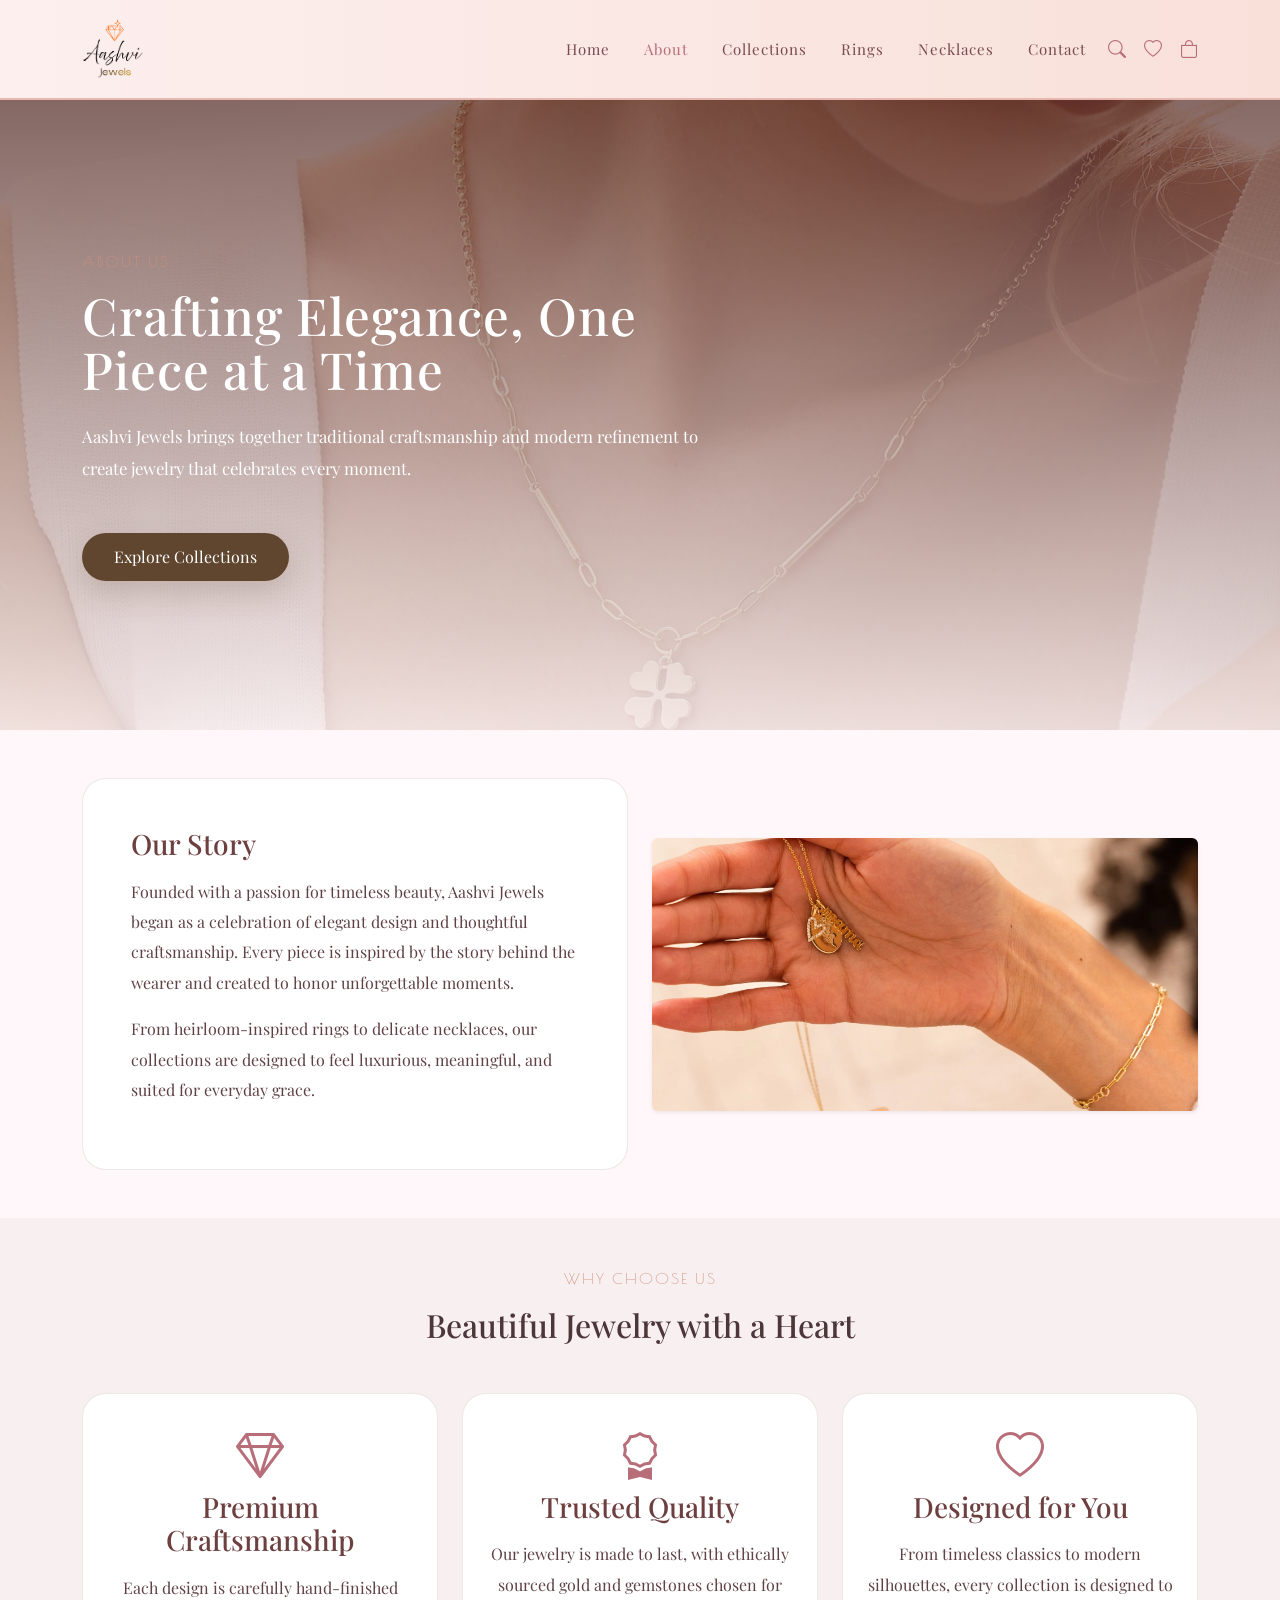
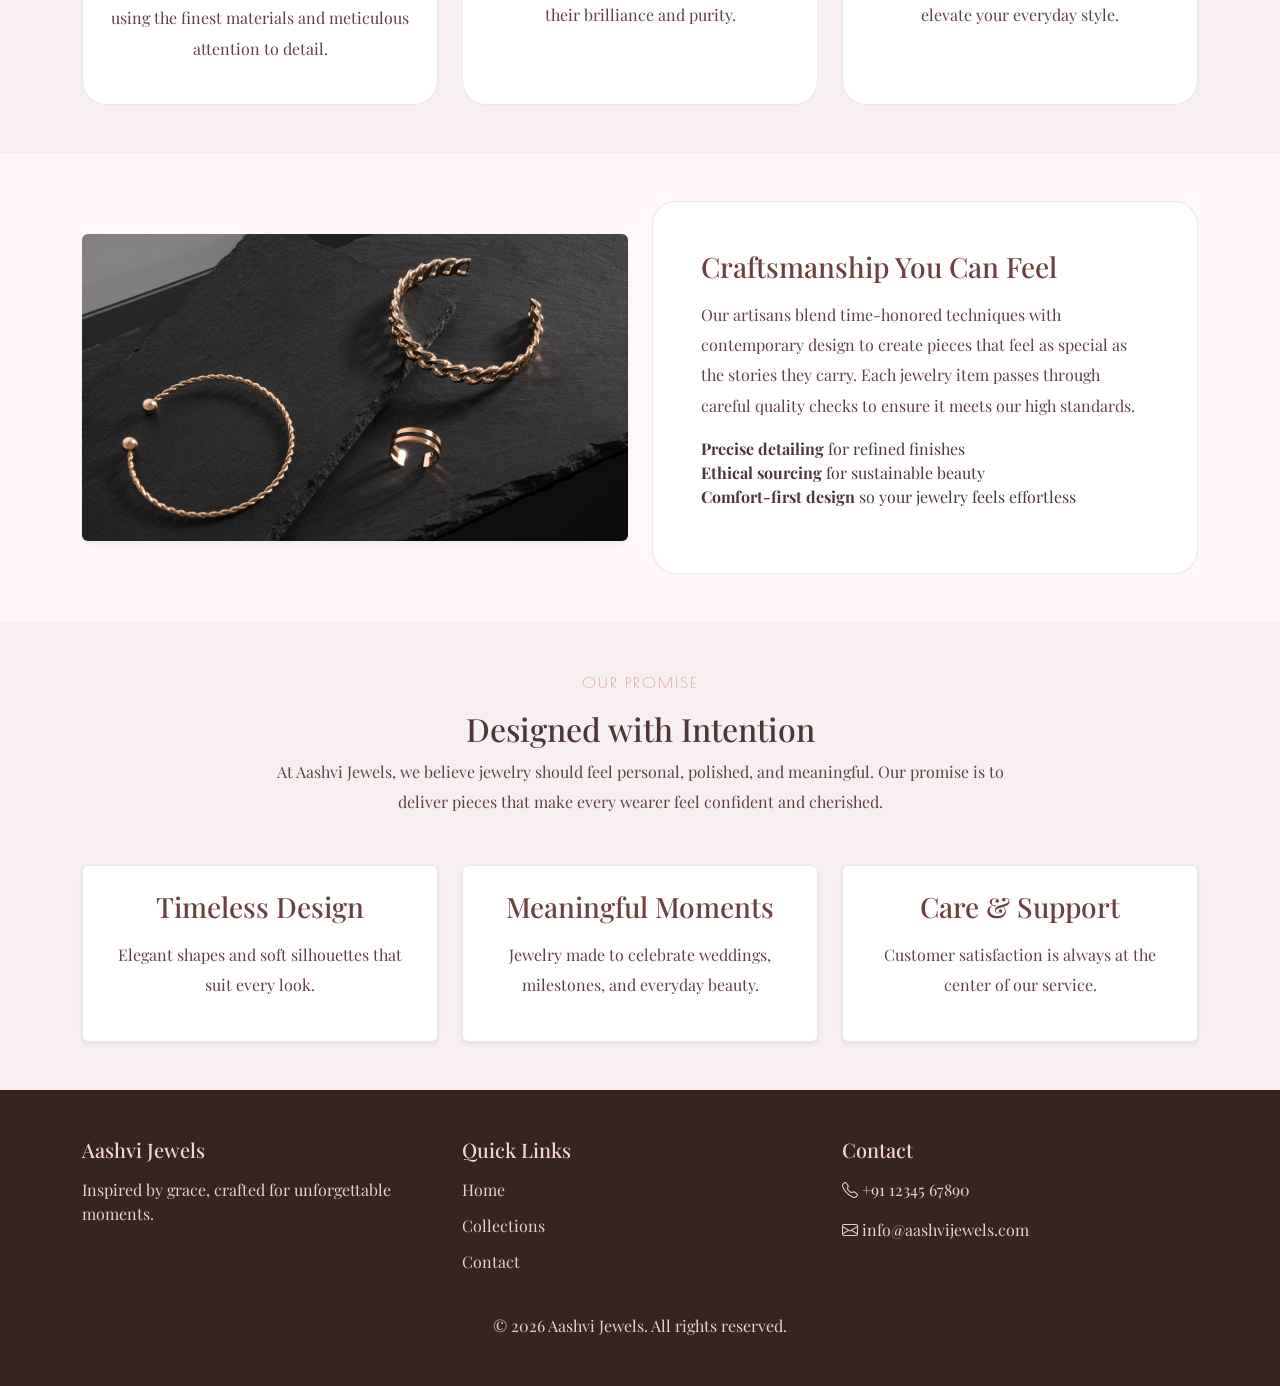
<file: about.html>
<!DOCTYPE html>
<html lang="en">

<head>
  <meta charset="UTF-8">
  <title>About Us | Aashvi Jewels</title>
  <meta name="viewport" content="width=device-width, initial-scale=1">
  <link href="https://cdn.jsdelivr.net/npm/bootstrap@5.3.2/dist/css/bootstrap.min.css" rel="stylesheet">
  <link href="https://cdn.jsdelivr.net/npm/bootstrap-icons/font/bootstrap-icons.css" rel="stylesheet">
  <script src="https://cdn.jsdelivr.net/npm/bootstrap@5.3.2/dist/js/bootstrap.bundle.min.js"></script>
  <link rel="preconnect" href="https://fonts.googleapis.com">
  <link rel="preconnect" href="https://fonts.gstatic.com" crossorigin>
  <link href="https://fonts.googleapis.com/css2?family=Poiret+One&family=Playfair+Display:ital,wght@0,400..900;1,400..900&display=swap" rel="stylesheet">
  <link rel="stylesheet" href="about.css">
</head>

<body class="about-body">
  <nav class="navbar navbar-expand-lg pastel-navbar">
    <div class="container">
      <a class="navbar-brand" href="home.html"><img src="./imageee/logooooooo.png" alt="Jewels Logo" class="img-fluid" style="max-height: 60px;"></a>
      <button class="navbar-toggler" type="button" data-bs-toggle="collapse" data-bs-target="#aboutMenu">
        <span class="navbar-toggler-icon"></span>
      </button>
      <div class="collapse navbar-collapse" id="aboutMenu">
        <ul class="navbar-nav ms-auto align-items-center">
          <li class="nav-item"><a class="nav-link" href="index.html">Home</a></li>
          <li class="nav-item"><a class="nav-link active" href="about.html">About</a></li>
          <li class="nav-item"><a class="nav-link" href="collections.html">Collections</a></li>
          <li class="nav-item"><a class="nav-link" href="rings.html">Rings</a></li>
          <li class="nav-item"><a class="nav-link" href="neck.html">Necklaces</a></li>
          
          <li class="nav-item"><a class="nav-link" href="cont.html">Contact</a></li>

           <li class="nav-item pastel-icons">
            <i class="bi bi-search"></i>
            <i class="bi bi-heart"></i>
            <i class="bi bi-bag"></i>
          </li>
        </ul>
      </div>
    </div>
  </nav>

  <header class="hero-section d-flex align-items-center">
    <div class="container text-white">
      <div class="row align-items-center">
        <div class="col-lg-7">
          <p class="eyebrow">About Us</p>
          <h1 class="hero-title">Crafting Elegance, One Piece at a Time</h1>
          <p class="hero-text">Aashvi Jewels brings together traditional craftsmanship and modern refinement to create jewelry that celebrates every moment.</p>
          <a class="btn shop-btn" href="collections.html">Explore Collections</a>
        </div>
      </div>
    </div>
  </header>

  <main>
    <section class="story-section py-5">
      <div class="container">
        <div class="row align-items-center gy-4">
          <div class="col-lg-6">
            <div class="story-card p-5">
              <h2>Our Story</h2>
              <p>Founded with a passion for timeless beauty, Aashvi Jewels began as a celebration of elegant design and thoughtful craftsmanship. Every piece is inspired by the story behind the wearer and created to honor unforgettable moments.</p>
              <p>From heirloom-inspired rings to delicate necklaces, our collections are designed to feel luxurious, meaningful, and suited for everyday grace.</p>
            </div>
          </div>
          <div class="col-lg-6">
            <img src="./imageee/pic.jpg" alt="Jewelry story image" class="img-fluid rounded shadow-sm">
          </div>
        </div>
      </div>
    </section>

    <section class="values-section py-5 bg-soft">
      <div class="container">
        <div class="text-center mb-5">
          <p class="eyebrow">Why Choose Us</p>
          <h2>Beautiful Jewelry with a Heart</h2>
        </div>
        <div class="row g-4">
          <div class="col-md-4">
            <div class="value-card p-4 text-center h-100">
              <i class="bi bi-gem text-gold icon"></i>
              <h3>Premium Craftsmanship</h3>
              <p>Each design is carefully hand-finished using the finest materials and meticulous attention to detail.</p>
            </div>
          </div>
          <div class="col-md-4">
            <div class="value-card p-4 text-center h-100">
              <i class="bi bi-award text-gold icon"></i>
              <h3>Trusted Quality</h3>
              <p>Our jewelry is made to last, with ethically sourced gold and gemstones chosen for their brilliance and purity.</p>
            </div>
          </div>
          <div class="col-md-4">
            <div class="value-card p-4 text-center h-100">
              <i class="bi bi-heart text-gold icon"></i>
              <h3>Designed for You</h3>
              <p>From timeless classics to modern silhouettes, every collection is designed to elevate your everyday style.</p>
            </div>
          </div>
        </div>
      </div>
    </section>

    <section class="craft-section py-5">
      <div class="container">
        <div class="row align-items-center gy-4">
          <div class="col-lg-6 order-lg-2">
            <div class="craft-card p-5">
              <h2>Craftsmanship You Can Feel</h2>
              <p>Our artisans blend time-honored techniques with contemporary design to create pieces that feel as special as the stories they carry. Each jewelry item passes through careful quality checks to ensure it meets our high standards.</p>
              <ul class="list-unstyled">
                <li><strong>Precise detailing</strong> for refined finishes</li>
                <li><strong>Ethical sourcing</strong> for sustainable beauty</li>
                <li><strong>Comfort-first design</strong> so your jewelry feels effortless</li>
              </ul>
            </div>
          </div>
          <div class="col-lg-6 order-lg-1">
            <img src="./imageee/l-intro-1678746431.jpg" alt="Jewelry craftsmanship" class="img-fluid rounded shadow-sm">
          </div>
        </div>
      </div>
    </section>

    <section class="team-section py-5 bg-soft">
      <div class="container text-center">
        <p class="eyebrow">Our Promise</p>
        <h2>Designed with Intention</h2>
        <p class="section-text mx-auto mb-5">At Aashvi Jewels, we believe jewelry should feel personal, polished, and meaningful. Our promise is to deliver pieces that make every wearer feel confident and cherished.</p>
        <div class="row g-4">
          <div class="col-md-4">
            <div class="feature-card p-4 rounded shadow-sm h-100">
              <h3>Timeless Design</h3>
              <p>Elegant shapes and soft silhouettes that suit every look.</p>
            </div>
          </div>
          <div class="col-md-4">
            <div class="feature-card p-4 rounded shadow-sm h-100">
              <h3>Meaningful Moments</h3>
              <p>Jewelry made to celebrate weddings, milestones, and everyday beauty.</p>
            </div>
          </div>
          <div class="col-md-4">
            <div class="feature-card p-4 rounded shadow-sm h-100">
              <h3>Care & Support</h3>
              <p>Customer satisfaction is always at the center of our service.</p>
            </div>
          </div>
        </div>
      </div>
    </section>
  </main>

  <footer class="footer-section py-5">
    <div class="container">
      <div class="row gy-4">
        <div class="col-md-4">
          <h5>Aashvi Jewels</h5>
          <p>Inspired by grace, crafted for unforgettable moments.</p>
        </div>
        <div class="col-md-4">
          <h5>Quick Links</h5>
          <ul class="list-unstyled footer-links">
            <li><a href="home.html">Home</a></li>
            <li><a href="collections.html">Collections</a></li>
            <li><a href="cont.html">Contact</a></li>
          </ul>
        </div>
        <div class="col-md-4">
          <h5>Contact</h5>
          <p><i class="bi bi-telephone"></i> +91 12345 67890</p>
          <p><i class="bi bi-envelope"></i> info@aashvijewels.com</p>
        </div>
      </div>
      <div class="text-center mt-4">
        <p class="mb-0">&copy; 2026 Aashvi Jewels. All rights reserved.</p>
        
      </div>
    </div>
  </footer>
</body>

</html>
</file>
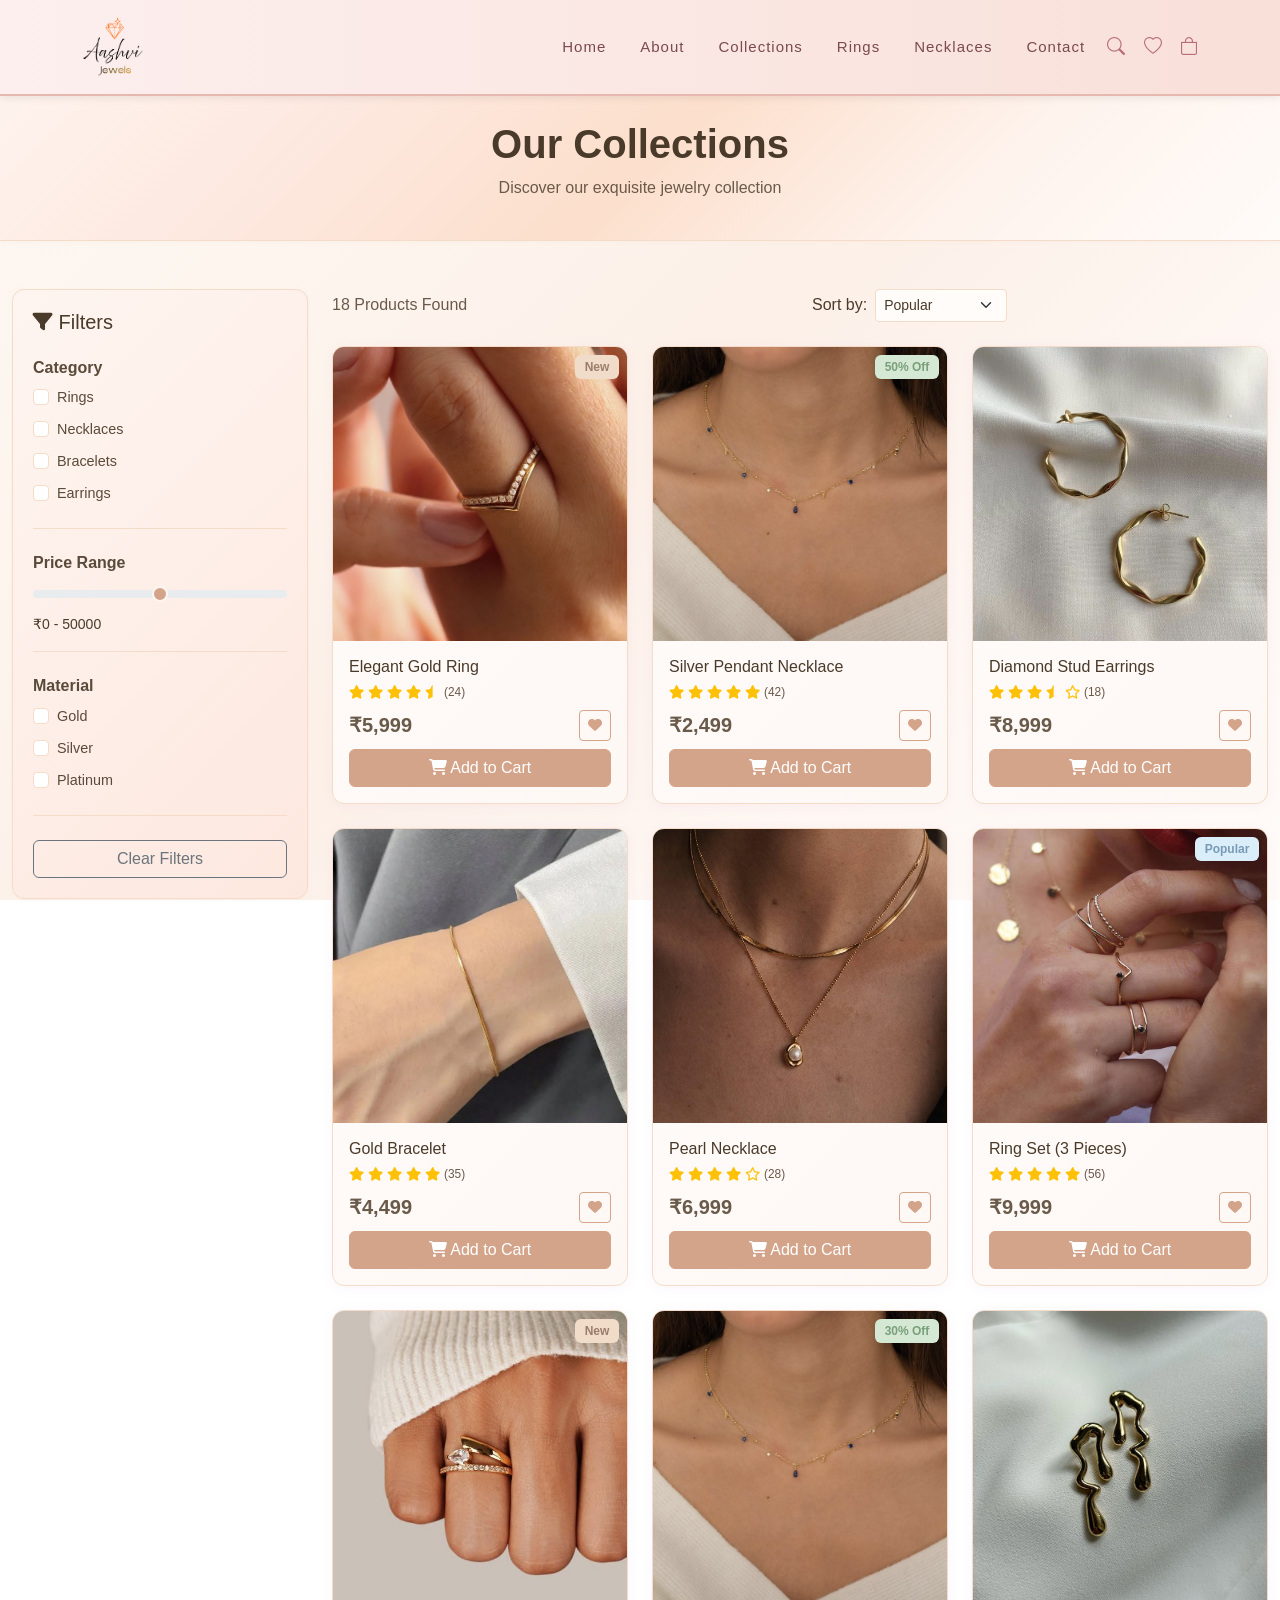
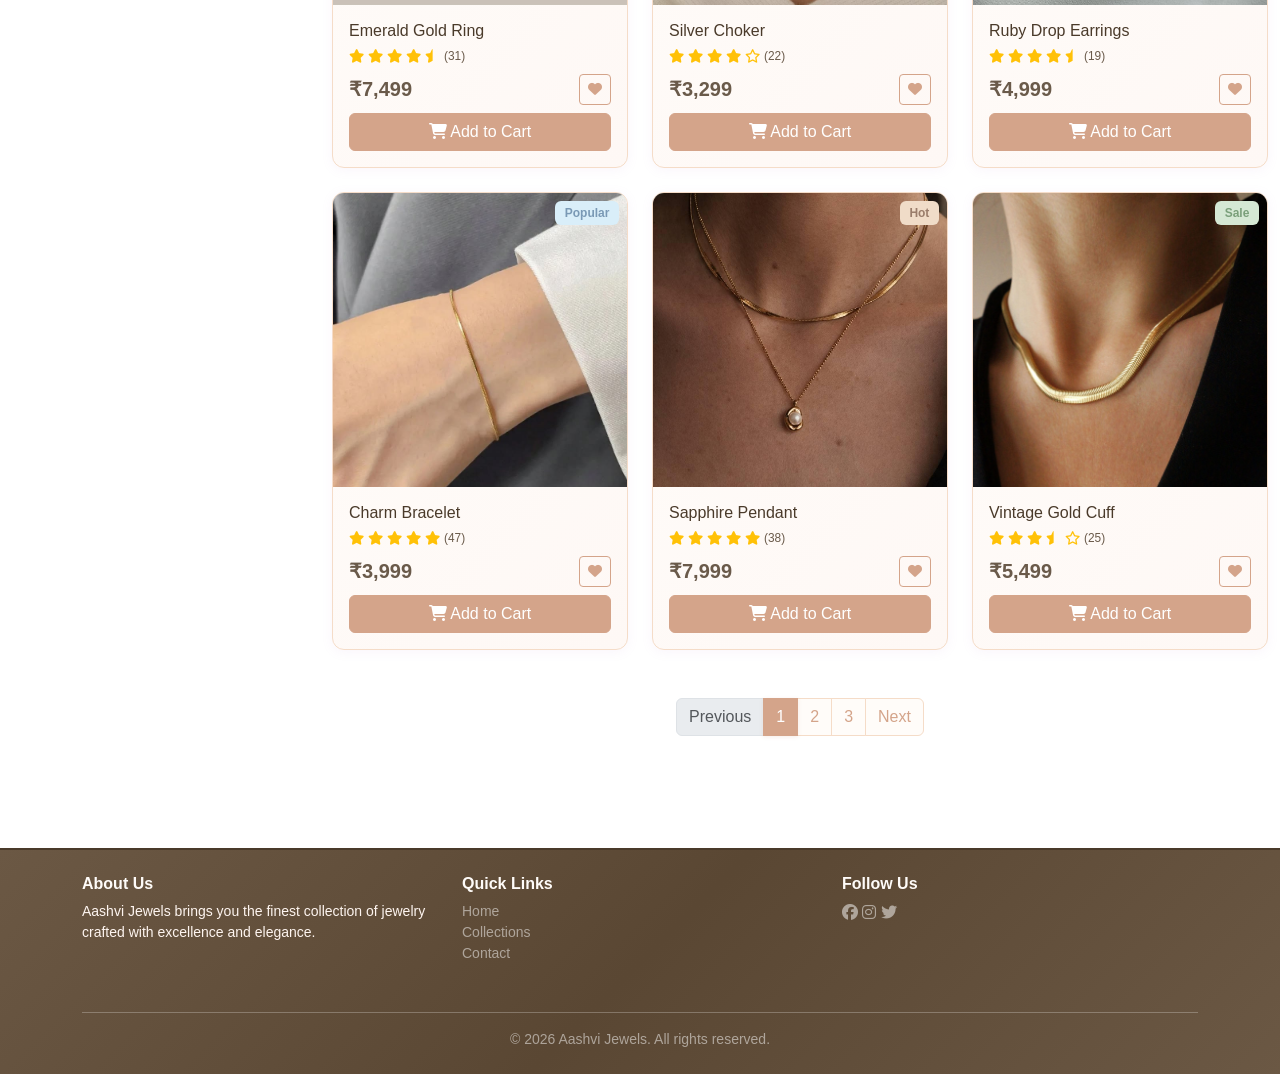
<file: collections.html>
<!DOCTYPE html>
<html lang="en">
<head>
    <meta charset="UTF-8">
    <meta name="viewport" content="width=device-width, initial-scale=1.0">
    <title>Collections - Aashvi Jewels</title>
    
    <!-- Bootstrap CSS -->
    <link href="https://cdnjs.cloudflare.com/ajax/libs/bootstrap/5.3.0/css/bootstrap.min.css" rel="stylesheet">
    <!-- Bootstrap Icons -->
    <link href="https://cdn.jsdelivr.net/npm/bootstrap-icons/font/bootstrap-icons.css" rel="stylesheet">
    <!-- Font Awesome -->
    <link href="https://cdnjs.cloudflare.com/ajax/libs/font-awesome/6.4.0/css/all.min.css" rel="stylesheet">
    <!-- Custom CSS -->
    <link rel="stylesheet" href="home.css">
    <link rel="stylesheet" href="collections.css">
</head>
<body>
    <!-- Navigation -->
    <nav class="navbar navbar-expand-lg pastel-navbar">
        <div class="container">
            <a class="navbar-brand" href="home.html"><img src="./imageee/logooooooo.png" alt="Jewels Logo" class="img-fluid" style="max-height: 60px;"></a>
            <button class="navbar-toggler" type="button" data-bs-toggle="collapse" data-bs-target="#pastelMenu">
                <span class="navbar-toggler-icon"></span>
            </button>
            <div class="collapse navbar-collapse" id="pastelMenu">
                <ul class="navbar-nav ms-auto align-items-center">
                    <li class="nav-item"><a class="nav-link" href="index.html">Home</a></li>
                    <li class="nav-item"><a class="nav-link" href="about.html">About</a></li>
                    <li class="nav-item"><a class="nav-link active" href="collections.html">Collections</a></li>
                    <li class="nav-item"><a class="nav-link" href="rings.html">Rings</a></li>
                    <li class="nav-item"><a class="nav-link" href="neck.html">Necklaces</a></li>
                    <li class="nav-item"><a class="nav-link" href="cont.html">Contact</a></li>
                    <li class="nav-item pastel-icons">
                        <i class="bi bi-search"></i>
                        <i class="bi bi-heart"></i>
                        <i class="bi bi-bag"></i>
                    </li>
                </ul>
            </div>
        </div>
    </nav>

   

    <!-- Header Section -->
    <div class="collections-header py-4">
        <div class="container">
            <h1 class="mb-2 text-center">Our Collections</h1>
            <p class="text-muted text-center">Discover our exquisite jewelry collection</p>
        </div>
    </div>

    <!-- Main Content -->
    <div class="container-fluid py-5">
        <div class="row">
            <!-- Sidebar Filters -->
            <div class="col-lg-3 mb-4">
                <div class="filter-section">
                    <h5 class="mb-4">
                        <i class="fas fa-filter"></i> Filters
                        <button class="btn btn-sm btn-link ms-2 d-lg-none" id="closeFilters">×</button>
                    </h5>

                    <!-- Category Filter -->
                    <div class="filter-group mb-4">
                        <h6 class="fw-bold">Category</h6>
                        <div class="form-check">
                            <input class="form-check-input" type="checkbox" id="cat1" value="rings">
                            <label class="form-check-label" for="cat1">Rings</label>
                        </div>
                        <div class="form-check">
                            <input class="form-check-input" type="checkbox" id="cat2" value="necklaces">
                            <label class="form-check-label" for="cat2">Necklaces</label>
                        </div>
                        <div class="form-check">
                            <input class="form-check-input" type="checkbox" id="cat3" value="bracelets">
                            <label class="form-check-label" for="cat3">Bracelets</label>
                        </div>
                        <div class="form-check">
                            <input class="form-check-input" type="checkbox" id="cat4" value="earrings">
                            <label class="form-check-label" for="cat4">Earrings</label>
                        </div>
                    </div>

                    <!-- Price Filter -->
                    <div class="filter-group mb-4">
                        <h6 class="fw-bold">Price Range</h6>
                        <input type="range" class="form-range" id="priceRange" min="0" max="50000" step="1000">
                        <div class="mt-2">
                            <small>₹0 - <span id="priceValue">50000</span></small>
                        </div>
                    </div>

                    <!-- Material Filter -->
                    <div class="filter-group mb-4">
                        <h6 class="fw-bold">Material</h6>
                        <div class="form-check">
                            <input class="form-check-input" type="checkbox" id="mat1" value="gold">
                            <label class="form-check-label" for="mat1">Gold</label>
                        </div>
                        <div class="form-check">
                            <input class="form-check-input" type="checkbox" id="mat2" value="silver">
                            <label class="form-check-label" for="mat2">Silver</label>
                        </div>
                        <div class="form-check">
                            <input class="form-check-input" type="checkbox" id="mat3" value="platinum">
                            <label class="form-check-label" for="mat3">Platinum</label>
                        </div>
                    </div>

                    <!-- Clear Filters -->
                    <button class="btn btn-outline-secondary w-100">Clear Filters</button>
                </div>
            </div>

            <!-- Products Section -->
            <div class="col-lg-9">
                <!-- Top Bar -->
                <div class="row mb-4 align-items-center">
                    <div class="col-md-6">
                        <p class="text-muted mb-0"><span id="productCount">18</span> Products Found</p>
                    </div>
                    <div class="col-md-6">
                        <div class="d-flex align-items-center gap-2">
                            <label class="form-label mb-0">Sort by:</label>
                            <select class="form-select form-select-sm w-auto">
                                <option>Popular</option>
                                <option>Newest</option>
                                <option>Price: Low to High</option>
                                <option>Price: High to Low</option>
                            </select>
                        </div>
                    </div>
                </div>

                <!-- Products Grid -->
                <div class="row g-4" id="productsGrid">
                    <!-- Product Card 1 -->
                    <div class="col-sm-6 col-lg-4">
                        <div class="product-card">
                            <div class="product-image-wrapper">
                                <img src="./imageee/add.jpg" alt="Gold Ring" class="img-fluid">
                                <div class="product-overlay">
                                    <button class="btn btn-light btn-sm"><i class="fas fa-eye"></i> Quick View</button>
                                </div>
                                <span class="badge bg-danger position-absolute top-0 end-0 m-2">New</span>
                            </div>
                            <div class="product-info p-3">
                                <h6 class="product-title">Elegant Gold Ring</h6>
                                <div class="rating mb-2">
                                    <i class="fas fa-star text-warning"></i>
                                    <i class="fas fa-star text-warning"></i>
                                    <i class="fas fa-star text-warning"></i>
                                    <i class="fas fa-star text-warning"></i>
                                    <i class="fas fa-star-half text-warning"></i>
                                    <small class="text-muted">(24)</small>
                                </div>
                                <div class="d-flex justify-content-between align-items-center">
                                    <h5 class="price mb-0">₹5,999</h5>
                                    <button class="btn btn-sm btn-outline-danger"><i class="fas fa-heart"></i></button>
                                </div>
                                <button class="btn btn-danger w-100 mt-2"><i class="fas fa-shopping-cart"></i> Add to Cart</button>
                            </div>
                        </div>
                    </div>

                    <!-- Product Card 2 -->
                    <div class="col-sm-6 col-lg-4">
                        <div class="product-card">
                            <div class="product-image-wrapper">
                                <img src="./imageee/img666.jpg" alt="Silver Necklace" class="img-fluid">
                                <div class="product-overlay">
                                    <button class="btn btn-light btn-sm"><i class="fas fa-eye"></i> Quick View</button>
                                </div>
                                <span class="badge bg-success position-absolute top-0 end-0 m-2">50% Off</span>
                            </div>
                            <div class="product-info p-3">
                                <h6 class="product-title">Silver Pendant Necklace</h6>
                                <div class="rating mb-2">
                                    <i class="fas fa-star text-warning"></i>
                                    <i class="fas fa-star text-warning"></i>
                                    <i class="fas fa-star text-warning"></i>
                                    <i class="fas fa-star text-warning"></i>
                                    <i class="fas fa-star text-warning"></i>
                                    <small class="text-muted">(42)</small>
                                </div>
                                <div class="d-flex justify-content-between align-items-center">
                                    <h5 class="price mb-0">₹2,499</h5>
                                    <button class="btn btn-sm btn-outline-danger"><i class="fas fa-heart"></i></button>
                                </div>
                                <button class="btn btn-danger w-100 mt-2"><i class="fas fa-shopping-cart"></i> Add to Cart</button>
                            </div>
                        </div>
                    </div>

                    <!-- Product Card 3 -->
                    <div class="col-sm-6 col-lg-4">
                        <div class="product-card">
                            <div class="product-image-wrapper">
                                <img src="./imageee/stud earring.jpg" alt="Diamond Earrings" class="img-fluid">
                                <div class="product-overlay">
                                    <button class="btn btn-light btn-sm"><i class="fas fa-eye"></i> Quick View</button>
                                </div>
                            </div>
                            <div class="product-info p-3">
                                <h6 class="product-title">Diamond Stud Earrings</h6>
                                <div class="rating mb-2">
                                    <i class="fas fa-star text-warning"></i>
                                    <i class="fas fa-star text-warning"></i>
                                    <i class="fas fa-star text-warning"></i>
                                    <i class="fas fa-star-half text-warning"></i>
                                    <i class="far fa-star text-warning"></i>
                                    <small class="text-muted">(18)</small>
                                </div>
                                <div class="d-flex justify-content-between align-items-center">
                                    <h5 class="price mb-0">₹8,999</h5>
                                    <button class="btn btn-sm btn-outline-danger"><i class="fas fa-heart"></i></button>
                                </div>
                                <button class="btn btn-danger w-100 mt-2"><i class="fas fa-shopping-cart"></i> Add to Cart</button>
                            </div>
                        </div>
                    </div>

                    <!-- More product cards can be added here -->
                    <!-- Duplicate for demonstration (6 total products) -->
                    <div class="col-sm-6 col-lg-4">
                        <div class="product-card">
                            <div class="product-image-wrapper">
                                <img src="./imageee/img444.jpg" alt="Bracelet" class="img-fluid">
                                <div class="product-overlay">
                                    <button class="btn btn-light btn-sm"><i class="fas fa-eye"></i> Quick View</button>
                                </div>
                            </div>
                            <div class="product-info p-3">
                                <h6 class="product-title">Gold Bracelet</h6>
                                <div class="rating mb-2">
                                    <i class="fas fa-star text-warning"></i>
                                    <i class="fas fa-star text-warning"></i>
                                    <i class="fas fa-star text-warning"></i>
                                    <i class="fas fa-star text-warning"></i>
                                    <i class="fas fa-star text-warning"></i>
                                    <small class="text-muted">(35)</small>
                                </div>
                                <div class="d-flex justify-content-between align-items-center">
                                    <h5 class="price mb-0">₹4,499</h5>
                                    <button class="btn btn-sm btn-outline-danger"><i class="fas fa-heart"></i></button>
                                </div>
                                <button class="btn btn-danger w-100 mt-2"><i class="fas fa-shopping-cart"></i> Add to Cart</button>
                            </div>
                        </div>
                    </div>

                    <div class="col-sm-6 col-lg-4">
                        <div class="product-card">
                            <div class="product-image-wrapper">
                                <img src="./imageee/img222.jpg" alt="Pearl Necklace" class="img-fluid">
                                <div class="product-overlay">
                                    <button class="btn btn-light btn-sm"><i class="fas fa-eye"></i> Quick View</button>
                                </div>
                            </div>
                            <div class="product-info p-3">
                                <h6 class="product-title">Pearl Necklace</h6>
                                <div class="rating mb-2">
                                    <i class="fas fa-star text-warning"></i>
                                    <i class="fas fa-star text-warning"></i>
                                    <i class="fas fa-star text-warning"></i>
                                    <i class="fas fa-star text-warning"></i>
                                    <i class="far fa-star text-warning"></i>
                                    <small class="text-muted">(28)</small>
                                </div>
                                <div class="d-flex justify-content-between align-items-center">
                                    <h5 class="price mb-0">₹6,999</h5>
                                    <button class="btn btn-sm btn-outline-danger"><i class="fas fa-heart"></i></button>
                                </div>
                                <button class="btn btn-danger w-100 mt-2"><i class="fas fa-shopping-cart"></i> Add to Cart</button>
                            </div>
                        </div>
                    </div>

                    <div class="col-sm-6 col-lg-4">
                        <div class="product-card">
                            <div class="product-image-wrapper">
                                <img src="./imageee/ring 3piece set.webp" alt="Rings Set" class="img-fluid">
                                <div class="product-overlay">
                                    <button class="btn btn-light btn-sm"><i class="fas fa-eye"></i> Quick View</button>
                                </div>
                                <span class="badge bg-info position-absolute top-0 end-0 m-2">Popular</span>
                            </div>
                            <div class="product-info p-3">
                                <h6 class="product-title">Ring Set (3 Pieces)</h6>
                                <div class="rating mb-2">
                                    <i class="fas fa-star text-warning"></i>
                                    <i class="fas fa-star text-warning"></i>
                                    <i class="fas fa-star text-warning"></i>
                                    <i class="fas fa-star text-warning"></i>
                                    <i class="fas fa-star text-warning"></i>
                                    <small class="text-muted">(56)</small>
                                </div>
                                <div class="d-flex justify-content-between align-items-center">
                                    <h5 class="price mb-0">₹9,999</h5>
                                    <button class="btn btn-sm btn-outline-danger"><i class="fas fa-heart"></i></button>
                                </div>
                                <button class="btn btn-danger w-100 mt-2"><i class="fas fa-shopping-cart"></i> Add to Cart</button>
                            </div>
                        </div>
                    </div>

                    <!-- Product Card 7 -->
                    <div class="col-sm-6 col-lg-4">
                        <div class="product-card">
                            <div class="product-image-wrapper">
                                <img src="./imageee/emarled g.jpg" alt="Emerald Ring" class="img-fluid">
                                <div class="product-overlay">
                                    <button class="btn btn-light btn-sm"><i class="fas fa-eye"></i> Quick View</button>
                                </div>
                                <span class="badge bg-danger position-absolute top-0 end-0 m-2">New</span>
                            </div>
                            <div class="product-info p-3">
                                <h6 class="product-title">Emerald Gold Ring</h6>
                                <div class="rating mb-2">
                                    <i class="fas fa-star text-warning"></i>
                                    <i class="fas fa-star text-warning"></i>
                                    <i class="fas fa-star text-warning"></i>
                                    <i class="fas fa-star text-warning"></i>
                                    <i class="fas fa-star-half text-warning"></i>
                                    <small class="text-muted">(31)</small>
                                </div>
                                <div class="d-flex justify-content-between align-items-center">
                                    <h5 class="price mb-0">₹7,499</h5>
                                    <button class="btn btn-sm btn-outline-danger"><i class="fas fa-heart"></i></button>
                                </div>
                                <button class="btn btn-danger w-100 mt-2"><i class="fas fa-shopping-cart"></i> Add to Cart</button>
                            </div>
                        </div>
                    </div>

                    <!-- Product Card 8 -->
                    <div class="col-sm-6 col-lg-4">
                        <div class="product-card">
                            <div class="product-image-wrapper">
                                <img src="./imageee/img666.jpg" alt="Choker Necklace" class="img-fluid">
                                <div class="product-overlay">
                                    <button class="btn btn-light btn-sm"><i class="fas fa-eye"></i> Quick View</button>
                                </div>
                                <span class="badge bg-success position-absolute top-0 end-0 m-2">30% Off</span>
                            </div>
                            <div class="product-info p-3">
                                <h6 class="product-title">Silver Choker</h6>
                                <div class="rating mb-2">
                                    <i class="fas fa-star text-warning"></i>
                                    <i class="fas fa-star text-warning"></i>
                                    <i class="fas fa-star text-warning"></i>
                                    <i class="fas fa-star text-warning"></i>
                                    <i class="far fa-star text-warning"></i>
                                    <small class="text-muted">(22)</small>
                                </div>
                                <div class="d-flex justify-content-between align-items-center">
                                    <h5 class="price mb-0">₹3,299</h5>
                                    <button class="btn btn-sm btn-outline-danger"><i class="fas fa-heart"></i></button>
                                </div>
                                <button class="btn btn-danger w-100 mt-2"><i class="fas fa-shopping-cart"></i> Add to Cart</button>
                            </div>
                        </div>
                    </div>

                    <!-- Product Card 9 -->
                    <div class="col-sm-6 col-lg-4">
                        <div class="product-card">
                            <div class="product-image-wrapper">
                                <img src="./imageee/ruby drop.jpg" alt="Ruby Drops" class="img-fluid">
                                <div class="product-overlay">
                                    <button class="btn btn-light btn-sm"><i class="fas fa-eye"></i> Quick View</button>
                                </div>
                            </div>
                            <div class="product-info p-3">
                                <h6 class="product-title">Ruby Drop Earrings</h6>
                                <div class="rating mb-2">
                                    <i class="fas fa-star text-warning"></i>
                                    <i class="fas fa-star text-warning"></i>
                                    <i class="fas fa-star text-warning"></i>
                                    <i class="fas fa-star text-warning"></i>
                                    <i class="fas fa-star-half text-warning"></i>
                                    <small class="text-muted">(19)</small>
                                </div>
                                <div class="d-flex justify-content-between align-items-center">
                                    <h5 class="price mb-0">₹4,999</h5>
                                    <button class="btn btn-sm btn-outline-danger"><i class="fas fa-heart"></i></button>
                                </div>
                                <button class="btn btn-danger w-100 mt-2"><i class="fas fa-shopping-cart"></i> Add to Cart</button>
                            </div>
                        </div>
                    </div>

                    <!-- Product Card 10 -->
                    <div class="col-sm-6 col-lg-4">
                        <div class="product-card">
                            <div class="product-image-wrapper">
                                <img src="./imageee/img444.jpg" alt="Charm Bracelet" class="img-fluid">
                                <div class="product-overlay">
                                    <button class="btn btn-light btn-sm"><i class="fas fa-eye"></i> Quick View</button>
                                </div>
                                <span class="badge bg-info position-absolute top-0 end-0 m-2">Popular</span>
                            </div>
                            <div class="product-info p-3">
                                <h6 class="product-title">Charm Bracelet</h6>
                                <div class="rating mb-2">
                                    <i class="fas fa-star text-warning"></i>
                                    <i class="fas fa-star text-warning"></i>
                                    <i class="fas fa-star text-warning"></i>
                                    <i class="fas fa-star text-warning"></i>
                                    <i class="fas fa-star text-warning"></i>
                                    <small class="text-muted">(47)</small>
                                </div>
                                <div class="d-flex justify-content-between align-items-center">
                                    <h5 class="price mb-0">₹3,999</h5>
                                    <button class="btn btn-sm btn-outline-danger"><i class="fas fa-heart"></i></button>
                                </div>
                                <button class="btn btn-danger w-100 mt-2"><i class="fas fa-shopping-cart"></i> Add to Cart</button>
                            </div>
                        </div>
                    </div>

                    <!-- Product Card 11 -->
                    <div class="col-sm-6 col-lg-4">
                        <div class="product-card">
                            <div class="product-image-wrapper">
                                <img src="./imageee/img222.jpg" alt="Sapphire Pendant" class="img-fluid">
                                <div class="product-overlay">
                                    <button class="btn btn-light btn-sm"><i class="fas fa-eye"></i> Quick View</button>
                                </div>
                                <span class="badge bg-danger position-absolute top-0 end-0 m-2">Hot</span>
                            </div>
                            <div class="product-info p-3">
                                <h6 class="product-title">Sapphire Pendant</h6>
                                <div class="rating mb-2">
                                    <i class="fas fa-star text-warning"></i>
                                    <i class="fas fa-star text-warning"></i>
                                    <i class="fas fa-star text-warning"></i>
                                    <i class="fas fa-star text-warning"></i>
                                    <i class="fas fa-star text-warning"></i>
                                    <small class="text-muted">(38)</small>
                                </div>
                                <div class="d-flex justify-content-between align-items-center">
                                    <h5 class="price mb-0">₹7,999</h5>
                                    <button class="btn btn-sm btn-outline-danger"><i class="fas fa-heart"></i></button>
                                </div>
                                <button class="btn btn-danger w-100 mt-2"><i class="fas fa-shopping-cart"></i> Add to Cart</button>
                            </div>
                        </div>
                    </div>

                    <!-- Product Card 12 -->
                    <div class="col-sm-6 col-lg-4">
                        <div class="product-card">
                            <div class="product-image-wrapper">
                                <img src="./imageee/vintage golf.jpg" alt="Vintage Cuff" class="img-fluid">
                                <div class="product-overlay">
                                    <button class="btn btn-light btn-sm"><i class="fas fa-eye"></i> Quick View</button>
                                </div>
                                <span class="badge bg-success position-absolute top-0 end-0 m-2">Sale</span>
                            </div>
                            <div class="product-info p-3">
                                <h6 class="product-title">Vintage Gold Cuff</h6>
                                <div class="rating mb-2">
                                    <i class="fas fa-star text-warning"></i>
                                    <i class="fas fa-star text-warning"></i>
                                    <i class="fas fa-star text-warning"></i>
                                    <i class="fas fa-star-half text-warning"></i>
                                    <i class="far fa-star text-warning"></i>
                                    <small class="text-muted">(25)</small>
                                </div>
                                <div class="d-flex justify-content-between align-items-center">
                                    <h5 class="price mb-0">₹5,499</h5>
                                    <button class="btn btn-sm btn-outline-danger"><i class="fas fa-heart"></i></button>
                                </div>
                                <button class="btn btn-danger w-100 mt-2"><i class="fas fa-shopping-cart"></i> Add to Cart</button>
                            </div>
                        </div>
                    </div>
                </div>

                <!-- Pagination -->
                <nav aria-label="Page navigation" class="mt-5">
                    <ul class="pagination justify-content-center">
                        <li class="page-item disabled"><a class="page-link" href="#">Previous</a></li>
                        <li class="page-item active"><a class="page-link" href="#">1</a></li>
                        <li class="page-item"><a class="page-link" href="#">2</a></li>
                        <li class="page-item"><a class="page-link" href="#">3</a></li>
                        <li class="page-item"><a class="page-link" href="#">Next</a></li>
                    </ul>
                </nav>
            </div>
        </div>
    </div>

    <!-- Footer -->
    <footer class="bg-dark text-white py-4 mt-5">
        <div class="container">
            <div class="row">
                <div class="col-md-4 mb-3">
                    <h6>About Us</h6>
                    <p class="small">Aashvi Jewels brings you the finest collection of jewelry crafted with excellence and elegance.</p>
                </div>
                <div class="col-md-4 mb-3">
                    <h6>Quick Links</h6>
                    <ul class="list-unstyled small">
                        <li><a href="#" class="text-white-50">Home</a></li>
                        <li><a href="#" class="text-white-50">Collections</a></li>
                        <li><a href="#" class="text-white-50">Contact</a></li>
                    </ul>
                </div>
                <div class="col-md-4 mb-3">
                    <h6>Follow Us</h6>
                    <div class="gap-2">
                        <a href="#" class="text-white-50"><i class="fab fa-facebook"></i></a>
                        <a href="#" class="text-white-50"><i class="fab fa-instagram"></i></a>
                        <a href="#" class="text-white-50"><i class="fab fa-twitter"></i></a>
                    </div>
                </div>
            </div>
            <hr>
            <p class="text-center small text-white-50 mb-0">&copy; 2026 Aashvi Jewels. All rights reserved.</p>
            
        </div>
    </footer>

    <!-- Bootstrap JS -->
    <script src="https://cdnjs.cloudflare.com/ajax/libs/bootstrap/5.3.0/js/bootstrap.bundle.min.js"></script>
    
    <!-- Custom Script -->
    <script>
        // Price range filter
        document.getElementById('priceRange').addEventListener('input', function() {
            document.getElementById('priceValue').textContent = this.value;
        });

        // Mobile filter toggle
        document.getElementById('closeFilters').addEventListener('click', function() {
            document.querySelector('.filter-section').classList.remove('show');
        });

        // Add to cart
        document.querySelectorAll('.btn-danger').forEach(btn => {
            btn.addEventListener('click', function() {
                alert('Added to cart!');
            });
        });

        // Wishlist toggle
        document.querySelectorAll('.btn-outline-danger').forEach(btn => {
            btn.addEventListener('click', function() {
                this.classList.toggle('btn-danger');
                this.classList.toggle('btn-outline-danger');
            });
        });
    </script>
</body>
</html>
</file>
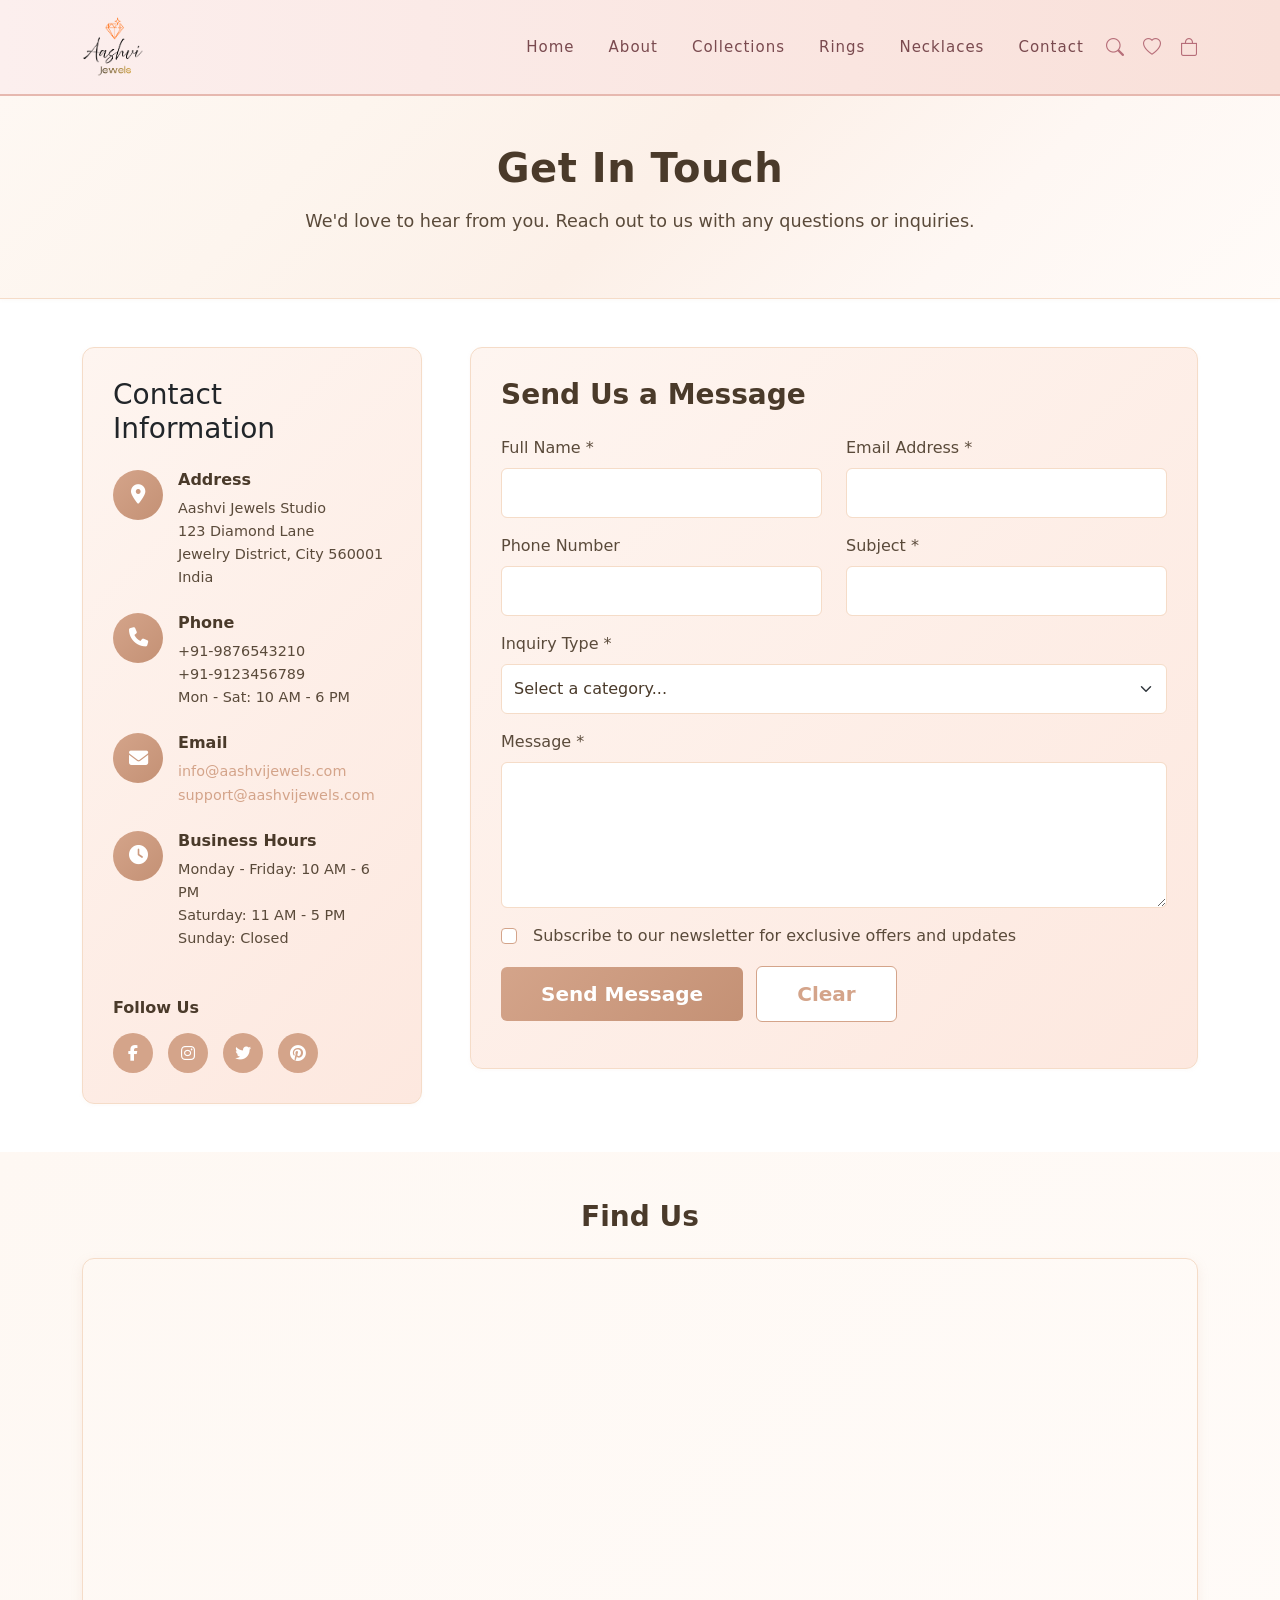
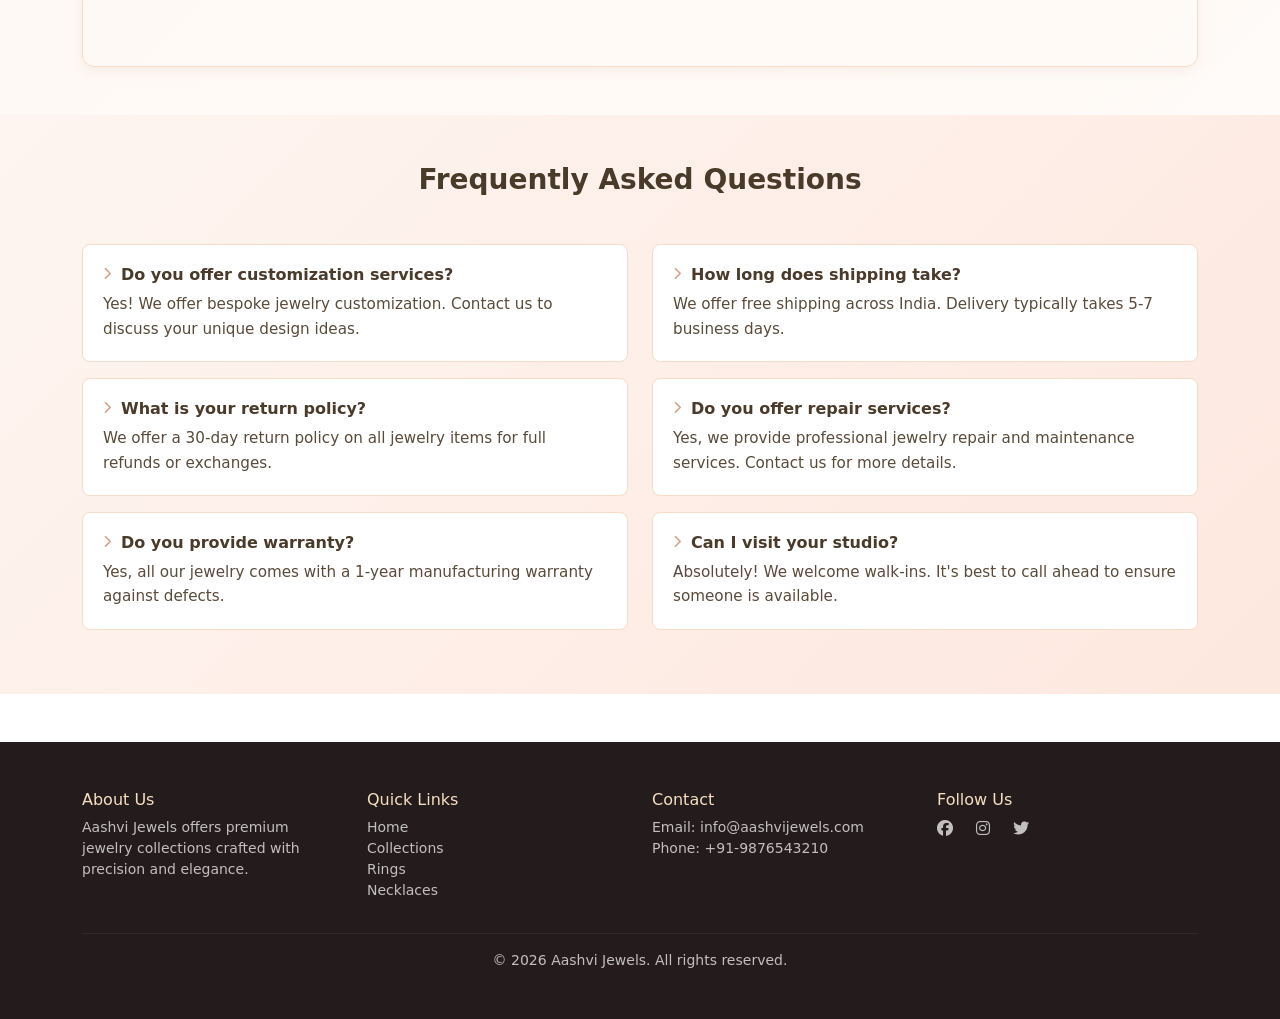
<file: cont.html>
<!DOCTYPE html>
<html lang="en">
<head>
    <meta charset="UTF-8">
    <meta name="viewport" content="width=device-width, initial-scale=1.0">
    <title>Contact Us - Aashvi Jewels</title>
    <link href="https://cdn.jsdelivr.net/npm/bootstrap@5.3.0/dist/css/bootstrap.min.css" rel="stylesheet">
    <link href="https://cdn.jsdelivr.net/npm/bootstrap-icons/font/bootstrap-icons.css" rel="stylesheet">
    <link href="https://cdnjs.cloudflare.com/ajax/libs/font-awesome/6.4.0/css/all.min.css" rel="stylesheet">
    <link href="home.css" rel="stylesheet">
    <link href="cont.css" rel="stylesheet">
</head>
<body>
    <!-- Navbar -->
    <nav class="navbar navbar-expand-lg pastel-navbar">
        <div class="container">
            <a class="navbar-brand" href="#"><img src="./imageee/logooooooo.png" alt="Jewels Logo" class="img-fluid" style="max-height: 60px;"></a>
            <button class="navbar-toggler" type="button" data-bs-toggle="collapse" data-bs-target="#pastelMenu">
                <span class="navbar-toggler-icon"></span>
            </button>
            <div class="collapse navbar-collapse" id="pastelMenu">
                <ul class="navbar-nav ms-auto align-items-center">
                    <li class="nav-item"><a class="nav-link" href="index.html">Home</a></li>
                    <li class="nav-item"><a class="nav-link" href="about.html">About</a></li>
                    <li class="nav-item"><a class="nav-link" href="collections.html">Collections</a></li>
                    <li class="nav-item"><a class="nav-link" href="rings.html">Rings</a></li>
                    <li class="nav-item"><a class="nav-link" href="neck.html">Necklaces</a></li>
                    <li class="nav-item"><a class="nav-link active" href="cont.html">Contact</a></li>
                    <li class="nav-item pastel-icons">
                        <i class="bi bi-search"></i>
                        <i class="bi bi-heart"></i>
                        <i class="bi bi-bag"></i>
                    </li>
                </ul>
            </div>
        </div>
    </nav>

    <!-- Header Section -->
    <div class="contact-header container-fluid py-5">
        <div class="container">
            <h1 class="mb-3 text-center">Get In Touch</h1>
            <p class="lead text-center">We'd love to hear from you. Reach out to us with any questions or inquiries.</p>
        </div>
    </div>

    <!-- Main Content -->
    <div class="container-fluid">
        <div class="container">
            <div class="row g-5 py-5">
                <!-- Contact Information -->
                <div class="col-lg-4">
                    <div class="info-section">
                        <h3 class="mb-4">Contact Information</h3>
                        
                        <!-- Address -->
                        <div class="info-item mb-4">
                            <div class="info-icon">
                                <i class="fas fa-map-marker-alt"></i>
                            </div>
                            <div>
                                <h6>Address</h6>
                                <p>Aashvi Jewels Studio<br>123 Diamond Lane<br>Jewelry District, City 560001<br>India</p>
                            </div>
                        </div>

                        <!-- Phone -->
                        <div class="info-item mb-4">
                            <div class="info-icon">
                                <i class="fas fa-phone"></i>
                            </div>
                            <div>
                                <h6>Phone</h6>
                                <p>+91-9876543210<br>+91-9123456789<br>Mon - Sat: 10 AM - 6 PM</p>
                            </div>
                        </div>

                        <!-- Email -->
                        <div class="info-item mb-4">
                            <div class="info-icon">
                                <i class="fas fa-envelope"></i>
                            </div>
                            <div>
                                <h6>Email</h6>
                                <p><a href="mailto:info@aashvijewels.com">info@aashvijewels.com</a><br><a href="mailto:support@aashvijewels.com">support@aashvijewels.com</a></p>
                            </div>
                        </div>

                        <!-- Business Hours -->
                        <div class="info-item">
                            <div class="info-icon">
                                <i class="fas fa-clock"></i>
                            </div>
                            <div>
                                <h6>Business Hours</h6>
                                <p>Monday - Friday: 10 AM - 6 PM<br>Saturday: 11 AM - 5 PM<br>Sunday: Closed</p>
                            </div>
                        </div>

                        <!-- Social Media -->
                        <div class="social-section mt-5">
                            <h6>Follow Us</h6>
                            <div class="social-links">
                                <a href="#" class="social-icon"><i class="fab fa-facebook-f"></i></a>
                                <a href="#" class="social-icon"><i class="fab fa-instagram"></i></a>
                                <a href="#" class="social-icon"><i class="fab fa-twitter"></i></a>
                                <a href="#" class="social-icon"><i class="fab fa-pinterest"></i></a>
                            </div>
                        </div>
                    </div>
                </div>

                <!-- Contact Form -->
                <div class="col-lg-8">
                    <div class="form-section">
                        <h3 class="mb-4">Send Us a Message</h3>
                        <form id="contactForm">
                            <div class="row">
                                <!-- Name -->
                                <div class="col-md-6 mb-3">
                                    <label for="name" class="form-label">Full Name *</label>
                                    <input type="text" class="form-control" id="name" name="name" required>
                                </div>

                                <!-- Email -->
                                <div class="col-md-6 mb-3">
                                    <label for="email" class="form-label">Email Address *</label>
                                    <input type="email" class="form-control" id="email" name="email" required>
                                </div>

                                <!-- Phone -->
                                <div class="col-md-6 mb-3">
                                    <label for="phone" class="form-label">Phone Number</label>
                                    <input type="tel" class="form-control" id="phone" name="phone">
                                </div>

                                <!-- Subject -->
                                <div class="col-md-6 mb-3">
                                    <label for="subject" class="form-label">Subject *</label>
                                    <input type="text" class="form-control" id="subject" name="subject" required>
                                </div>

                                <!-- Category -->
                                <div class="col-md-12 mb-3">
                                    <label for="category" class="form-label">Inquiry Type *</label>
                                    <select class="form-select" id="category" name="category" required>
                                        <option value="">Select a category...</option>
                                        <option value="general">General Inquiry</option>
                                        <option value="order">Order Related</option>
                                        <option value="customization">Customization</option>
                                        <option value="repair">Repair Services</option>
                                        <option value="wholesale">Wholesale/Bulk Order</option>
                                        <option value="feedback">Feedback</option>
                                        <option value="other">Other</option>
                                    </select>
                                </div>

                                <!-- Message -->
                                <div class="col-md-12 mb-3">
                                    <label for="message" class="form-label">Message *</label>
                                    <textarea class="form-control" id="message" name="message" rows="5" required></textarea>
                                </div>

                                <!-- Checkbox -->
                                <div class="col-md-12 mb-3">
                                    <div class="form-check">
                                        <input class="form-check-input" type="checkbox" id="newsletter" name="newsletter">
                                        <label class="form-check-label" for="newsletter">
                                            Subscribe to our newsletter for exclusive offers and updates
                                        </label>
                                    </div>
                                </div>

                                <!-- Submit Button -->
                                <div class="col-md-12">
                                    <button type="submit" class="btn btn-submit btn-lg">Send Message</button>
                                    <button type="reset" class="btn btn-reset btn-lg ms-2">Clear</button>
                                </div>
                            </div>
                        </form>
                        <div id="formMessage" class="mt-3"></div>
                    </div>
                </div>
            </div>
        </div>
    </div>

    <!-- Map Section -->
    <div class="container-fluid map-section py-5">
        <div class="container">
            <h3 class="mb-4 text-center">Find Us</h3>
            <div class="map-container">
                <iframe src="https://www.google.com/maps/embed?pb=!1m18!1m12!1m3!1d3888.5739400999767!2d77.59899!3d12.97194!2m3!1f0!2f0!3f0!3m2!1i1024!2i768!4f13.1!3m3!1m2!1s0x3bae1581e7e7e7e7%3A0x7e7e7e7e7e7e7e7e!2sJewelry%20District!5e0!3m2!1sen!2sin!4v1234567890" width="100%" height="400" style="border:0;" allowfullscreen="" loading="lazy" referrerpolicy="no-referrer-when-downgrade"></iframe>
            </div>
        </div>
    </div>

    <!-- FAQ Section -->
    <div class="container-fluid faq-section py-5 bg-light">
        <div class="container">
            <h3 class="mb-5 text-center">Frequently Asked Questions</h3>
            <div class="row">
                <div class="col-lg-6">
                    <div class="faq-item mb-3">
                        <h6 class="faq-question">
                            <i class="fas fa-chevron-right"></i> Do you offer customization services?
                        </h6>
                        <p class="faq-answer">Yes! We offer bespoke jewelry customization. Contact us to discuss your unique design ideas.</p>
                    </div>
                    <div class="faq-item mb-3">
                        <h6 class="faq-question">
                            <i class="fas fa-chevron-right"></i> What is your return policy?
                        </h6>
                        <p class="faq-answer">We offer a 30-day return policy on all jewelry items for full refunds or exchanges.</p>
                    </div>
                    <div class="faq-item mb-3">
                        <h6 class="faq-question">
                            <i class="fas fa-chevron-right"></i> Do you provide warranty?
                        </h6>
                        <p class="faq-answer">Yes, all our jewelry comes with a 1-year manufacturing warranty against defects.</p>
                    </div>
                </div>
                <div class="col-lg-6">
                    <div class="faq-item mb-3">
                        <h6 class="faq-question">
                            <i class="fas fa-chevron-right"></i> How long does shipping take?
                        </h6>
                        <p class="faq-answer">We offer free shipping across India. Delivery typically takes 5-7 business days.</p>
                    </div>
                    <div class="faq-item mb-3">
                        <h6 class="faq-question">
                            <i class="fas fa-chevron-right"></i> Do you offer repair services?
                        </h6>
                        <p class="faq-answer">Yes, we provide professional jewelry repair and maintenance services. Contact us for more details.</p>
                    </div>
                    <div class="faq-item mb-3">
                        <h6 class="faq-question">
                            <i class="fas fa-chevron-right"></i> Can I visit your studio?
                        </h6>
                        <p class="faq-answer">Absolutely! We welcome walk-ins. It's best to call ahead to ensure someone is available.</p>
                    </div>
                </div>
            </div>
        </div>
    </div>

    <!-- Footer Section -->
    <div class="container-fluid footer-dark py-5 mt-5">
        <div class="container">
            <div class="row">
                <div class="col-md-3">
                    <h6>About Us</h6>
                    <p class="small footer-muted">Aashvi Jewels offers premium jewelry collections crafted with precision and elegance.</p>
                </div>
                <div class="col-md-3">
                    <h6>Quick Links</h6>
                    <ul class="list-unstyled small">
                        <li><a href="home.html" class="footer-muted text-decoration-none">Home</a></li>
                        <li><a href="collections.html" class="footer-muted text-decoration-none">Collections</a></li>
                        <li><a href="rings.html" class="footer-muted text-decoration-none">Rings</a></li>
                        <li><a href="neck.html" class="footer-muted text-decoration-none">Necklaces</a></li>
                    </ul>
                </div>
                <div class="col-md-3">
                    <h6>Contact</h6>
                    <p class="small footer-muted">Email: info@aashvijewels.com<br>Phone: +91-9876543210</p>
                </div>
                <div class="col-md-3">
                    <h6>Follow Us</h6>
                    <div class="social-links">
                        <a href="#" class="footer-muted me-2"><i class="fab fa-facebook"></i></a>
                        <a href="#" class="footer-muted me-2"><i class="fab fa-instagram"></i></a>
                        <a href="#" class="footer-muted me-2"><i class="fab fa-twitter"></i></a>
                    </div>
                </div>
            </div>
            <hr>
            <p class="text-center footer-muted small mb-0">&copy; 2026 Aashvi Jewels. All rights reserved.</p>
            
        </div>
    </div>

    <script src="https://cdn.jsdelivr.net/npm/bootstrap@5.3.0/dist/js/bootstrap.bundle.min.js"></script>
    <script>
        // Form submission
        document.getElementById('contactForm').addEventListener('submit', function(e) {
            e.preventDefault();
            
            const name = document.getElementById('name').value;
            const email = document.getElementById('email').value;
            const subject = document.getElementById('subject').value;
            
            const formMessage = document.getElementById('formMessage');
            formMessage.innerHTML = '<div class="alert alert-success" role="alert"><strong>Thank you, ' + name + '!</strong> Your message has been sent successfully. We\'ll get back to you soon at ' + email + '.</div>';
            
            // Reset form after 2 seconds
            setTimeout(() => {
                document.getElementById('contactForm').reset();
                formMessage.innerHTML = '';
            }, 3000);
        });

        // FAQ toggle functionality
        document.querySelectorAll('.faq-question').forEach(question => {
            question.addEventListener('click', function() {
                const answer = this.nextElementSibling;
                answer.style.display = answer.style.display === 'none' ? 'block' : 'none';
            });
        });
    </script>
</body>
</html>
</file>
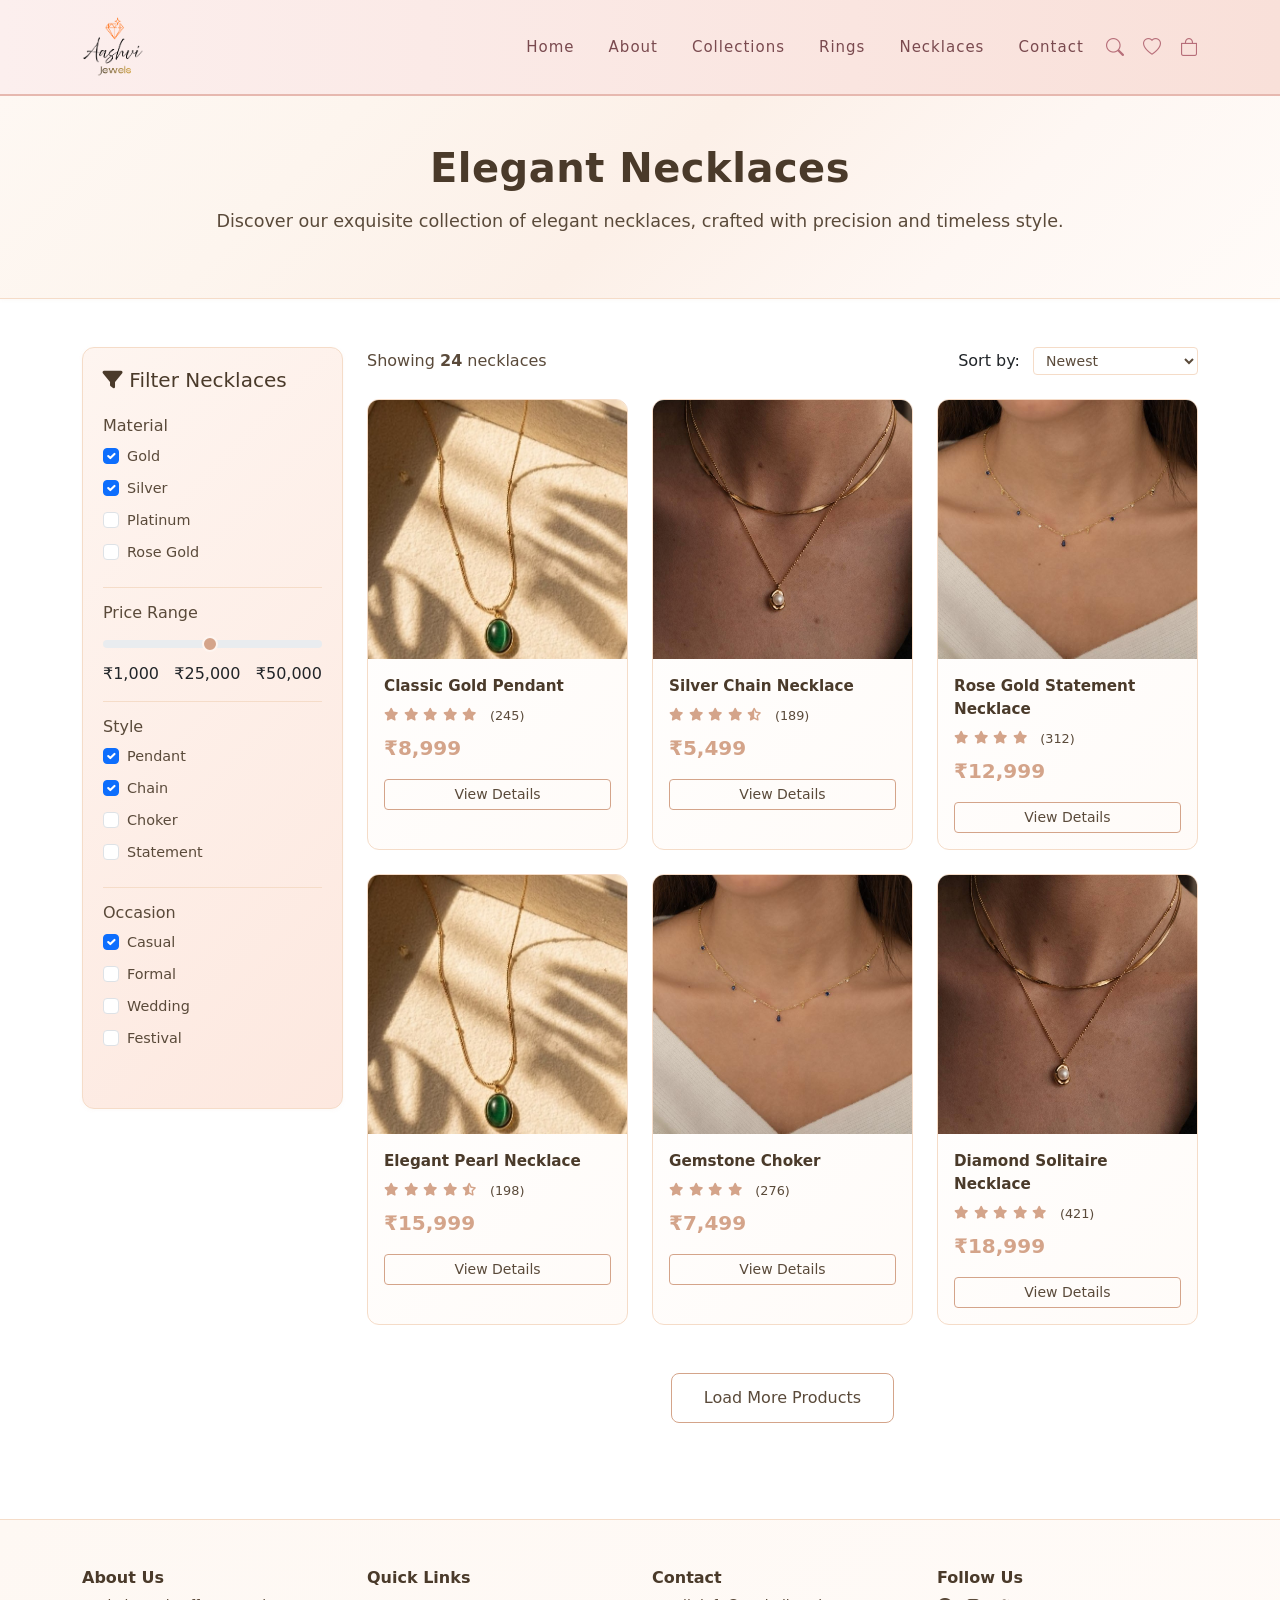
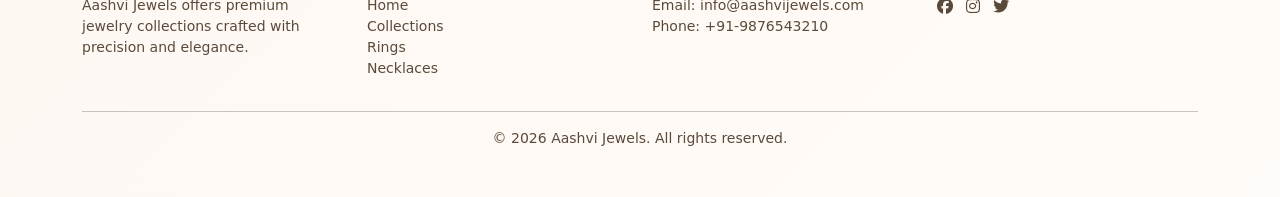
<file: neck.html>
<!DOCTYPE html>
<html lang="en">
<head>
    <meta charset="UTF-8">
    <meta name="viewport" content="width=device-width, initial-scale=1.0">
    <title>Necklaces - Aashvi Jewels</title>
    <link href="https://cdn.jsdelivr.net/npm/bootstrap@5.3.0/dist/css/bootstrap.min.css" rel="stylesheet">
    <link href="https://cdn.jsdelivr.net/npm/bootstrap-icons/font/bootstrap-icons.css" rel="stylesheet">
    <link href="https://cdnjs.cloudflare.com/ajax/libs/font-awesome/6.4.0/css/all.min.css" rel="stylesheet">
    <link href="home.css" rel="stylesheet">
    <link href="neck.css" rel="stylesheet">
</head>
<body>
    <!-- Navbar -->
    <nav class="navbar navbar-expand-lg pastel-navbar">
        <div class="container">
            <a class="navbar-brand" href="#"><img src="./imageee/logooooooo.png" alt="Jewels Logo" class="img-fluid" style="max-height: 60px;"></a>
            <button class="navbar-toggler" type="button" data-bs-toggle="collapse" data-bs-target="#pastelMenu">
                <span class="navbar-toggler-icon"></span>
            </button>
            <div class="collapse navbar-collapse" id="pastelMenu">
                <ul class="navbar-nav ms-auto align-items-center">
                    <li class="nav-item"><a class="nav-link" href="index.html">Home</a></li>
                      <li class="nav-item"><a class="nav-link" href="about.html">About</a></li>
                    <li class="nav-item"><a class="nav-link" href="collections.html">Collections</a></li>
                    <li class="nav-item"><a class="nav-link" href="rings.html">Rings</a></li>
                    <li class="nav-item"><a class="nav-link" href="neck.html">Necklaces</a></li>
                    <li class="nav-item"><a class="nav-link" href="cont.html">Contact</a></li>
                    <li class="nav-item pastel-icons">
                        <i class="bi bi-search"></i>
                        <i class="bi bi-heart"></i>
                        <i class="bi bi-bag"></i>
                    </li>
                </ul>
            </div>
        </div>
    </nav>

    <!-- Header Section -->
    <div class="necklace-header container-fluid py-5">
        <div class="container">
           
            <h1 class="mb-3 text-center">Elegant Necklaces</h1>
            <p class="lead text-center">Discover our exquisite collection of elegant necklaces, crafted with precision and timeless style.</p>
        </div>
    </div>

    <!-- Main Content -->
    <div class="container-fluid">
        <div class="container">
            <div class="row g-4 py-5">
                <!-- Sidebar Filter -->
                <div class="col-lg-3">
                    <div class="filter-section">
                        <h5 class="mb-4"><i class="fas fa-filter"></i> Filter Necklaces</h5>

                        <!-- Material Filter -->
                        <div class="filter-group">
                            <h6>Material</h6>
                            <div class="form-check">
                                <input class="form-check-input" type="checkbox" id="gold" value="gold" checked>
                                <label class="form-check-label" for="gold">Gold</label>
                            </div>
                            <div class="form-check">
                                <input class="form-check-input" type="checkbox" id="silver" value="silver" checked>
                                <label class="form-check-label" for="silver">Silver</label>
                            </div>
                            <div class="form-check">
                                <input class="form-check-input" type="checkbox" id="platinum" value="platinum">
                                <label class="form-check-label" for="platinum">Platinum</label>
                            </div>
                            <div class="form-check">
                                <input class="form-check-input" type="checkbox" id="rose-gold" value="rose-gold">
                                <label class="form-check-label" for="rose-gold">Rose Gold</label>
                            </div>
                        </div>

                        <!-- Price Filter -->
                        <div class="filter-group">
                            <h6>Price Range</h6>
                            <input type="range" class="form-range" id="priceRange" min="1000" max="50000" step="1000" value="25000">
                            <div class="d-flex justify-content-between mt-2">
                                <span>₹1,000</span>
                                <span id="priceValue">₹25,000</span>
                                <span>₹50,000</span>
                            </div>
                        </div>

                        <!-- Style Filter -->
                        <div class="filter-group">
                            <h6>Style</h6>
                            <div class="form-check">
                                <input class="form-check-input" type="checkbox" id="pendant" value="pendant" checked>
                                <label class="form-check-label" for="pendant">Pendant</label>
                            </div>
                            <div class="form-check">
                                <input class="form-check-input" type="checkbox" id="chain" value="chain" checked>
                                <label class="form-check-label" for="chain">Chain</label>
                            </div>
                            <div class="form-check">
                                <input class="form-check-input" type="checkbox" id="choker" value="choker">
                                <label class="form-check-label" for="choker">Choker</label>
                            </div>
                            <div class="form-check">
                                <input class="form-check-input" type="checkbox" id="statement" value="statement">
                                <label class="form-check-label" for="statement">Statement</label>
                            </div>
                        </div>

                        <!-- Occasion Filter -->
                        <div class="filter-group">
                            <h6>Occasion</h6>
                            <div class="form-check">
                                <input class="form-check-input" type="checkbox" id="casual" value="casual" checked>
                                <label class="form-check-label" for="casual">Casual</label>
                            </div>
                            <div class="form-check">
                                <input class="form-check-input" type="checkbox" id="formal" value="formal">
                                <label class="form-check-label" for="formal">Formal</label>
                            </div>
                            <div class="form-check">
                                <input class="form-check-input" type="checkbox" id="wedding" value="wedding">
                                <label class="form-check-label" for="wedding">Wedding</label>
                            </div>
                            <div class="form-check">
                                <input class="form-check-input" type="checkbox" id="festival" value="festival">
                                <label class="form-check-label" for="festival">Festival</label>
                            </div>
                        </div>
                    </div>
                </div>

                <!-- Products Grid -->
                <div class="col-lg-9">
                    <!-- Top Bar -->
                    <div class="mb-4 d-flex justify-content-between align-items-center">
                        <p class="text-muted mb-0">Showing <strong>24</strong> necklaces</p>
                        <div>
                            <label for="sortBy" class="me-2">Sort by:</label>
                            <select class="form-select-sm" id="sortBy">
                                <option>Newest</option>
                                <option>Price: Low to High</option>
                                <option>Price: High to Low</option>
                                <option>Most Popular</option>
                            </select>
                        </div>
                    </div>

                    <!-- Products -->
                    <div class="row g-4" id="productsGrid">
                        <!-- Product 1 -->
                        <div class="col-sm-6 col-lg-4">
                            <div class="product-card">
                                <div class="product-image-wrapper">
                                    <img src="./imageee/necjjkkkkkk.jpg" alt="Classic Gold Pendant" class="img-fluid w-100 h-100" style="object-fit: cover;">
                                    <div class="product-overlay">
                                        <div class="btn-group">
                                            <button class="btn btn-sm btn-danger" title="Add to Cart"><i class="fas fa-shopping-bag"></i></button>
                                            <button class="btn btn-sm btn-outline-danger ms-2" title="Wishlist"><i class="fas fa-heart"></i></button>
                                            <button class="btn btn-sm btn-outline-danger ms-2" title="View"><i class="fas fa-eye"></i></button>
                                        </div>
                                    </div>
                                </div>
                                <div class="p-3">
                                    <p class="product-title">Classic Gold Pendant</p>
                                    <div class="rating">
                                        <i class="fas fa-star"></i>
                                        <i class="fas fa-star"></i>
                                        <i class="fas fa-star"></i>
                                        <i class="fas fa-star"></i>
                                        <i class="fas fa-star"></i>
                                        <span>(245)</span>
                                    </div>
                                    <p class="product-price mt-2">₹8,999</p>
                                    <button class="btn btn-outline-secondary btn-sm w-100">View Details</button>
                                </div>
                            </div>
                        </div>

                        <!-- Product 2 -->
                        <div class="col-sm-6 col-lg-4">
                            <div class="product-card">
                                <div class="product-image-wrapper">
                                    <img src="./imageee/img222.jpg" alt="Silver Chain Necklace" class="img-fluid w-100 h-100" style="object-fit: cover;">
                                    <div class="product-overlay">
                                        <div class="btn-group">
                                            <button class="btn btn-sm btn-danger" title="Add to Cart"><i class="fas fa-shopping-bag"></i></button>
                                            <button class="btn btn-sm btn-outline-danger ms-2" title="Wishlist"><i class="fas fa-heart"></i></button>
                                            <button class="btn btn-sm btn-outline-danger ms-2" title="View"><i class="fas fa-eye"></i></button>
                                        </div>
                                    </div>
                                </div>
                                <div class="p-3">
                                    <p class="product-title">Silver Chain Necklace</p>
                                    <div class="rating">
                                        <i class="fas fa-star"></i>
                                        <i class="fas fa-star"></i>
                                        <i class="fas fa-star"></i>
                                        <i class="fas fa-star"></i>
                                        <i class="fas fa-star-half-alt"></i>
                                        <span>(189)</span>
                                    </div>
                                    <p class="product-price mt-2">₹5,499</p>
                                    <button class="btn btn-outline-secondary btn-sm w-100">View Details</button>
                                </div>
                            </div>
                        </div>

                        <!-- Product 3 -->
                        <div class="col-sm-6 col-lg-4">
                            <div class="product-card">
                                <div class="product-image-wrapper">
                                    <img src="./imageee/img666.jpg" alt="Rose Gold Statement" class="img-fluid w-100 h-100" style="object-fit: cover;">
                                    <div class="product-overlay">
                                        <div class="btn-group">
                                            <button class="btn btn-sm btn-danger" title="Add to Cart"><i class="fas fa-shopping-bag"></i></button>
                                            <button class="btn btn-sm btn-outline-danger ms-2" title="Wishlist"><i class="fas fa-heart"></i></button>
                                            <button class="btn btn-sm btn-outline-danger ms-2" title="View"><i class="fas fa-eye"></i></button>
                                        </div>
                                    </div>
                                </div>
                                <div class="p-3">
                                    <p class="product-title">Rose Gold Statement Necklace</p>
                                    <div class="rating">
                                        <i class="fas fa-star"></i>
                                        <i class="fas fa-star"></i>
                                        <i class="fas fa-star"></i>
                                        <i class="fas fa-star"></i>
                                        <span>(312)</span>
                                    </div>
                                    <p class="product-price mt-2">₹12,999</p>
                                    <button class="btn btn-outline-secondary btn-sm w-100">View Details</button>
                                </div>
                            </div>
                        </div>

                        <!-- Product 4 -->
                        <div class="col-sm-6 col-lg-4">
                            <div class="product-card">
                                <div class="product-image-wrapper">
                                    <img src="./imageee/necjjkkkkkk.jpg" alt="Elegant Pearl Necklace" class="img-fluid w-100 h-100" style="object-fit: cover;">
                                    <div class="product-overlay">
                                        <div class="btn-group">
                                            <button class="btn btn-sm btn-danger" title="Add to Cart"><i class="fas fa-shopping-bag"></i></button>
                                            <button class="btn btn-sm btn-outline-danger ms-2" title="Wishlist"><i class="fas fa-heart"></i></button>
                                            <button class="btn btn-sm btn-outline-danger ms-2" title="View"><i class="fas fa-eye"></i></button>
                                        </div>
                                    </div>
                                </div>
                                <div class="p-3">
                                    <p class="product-title">Elegant Pearl Necklace</p>
                                    <div class="rating">
                                        <i class="fas fa-star"></i>
                                        <i class="fas fa-star"></i>
                                        <i class="fas fa-star"></i>
                                        <i class="fas fa-star"></i>
                                        <i class="fas fa-star-half-alt"></i>
                                        <span>(198)</span>
                                    </div>
                                    <p class="product-price mt-2">₹15,999</p>
                                    <button class="btn btn-outline-secondary btn-sm w-100">View Details</button>
                                </div>
                            </div>
                        </div>

                        <!-- Product 5 -->
                        <div class="col-sm-6 col-lg-4">
                            <div class="product-card">
                                <div class="product-image-wrapper">
                                    <img src="./imageee/img666.jpg" alt="Gemstone Choker" class="img-fluid w-100 h-100" style="object-fit: cover;">
                                    <div class="product-overlay">
                                        <div class="btn-group">
                                            <button class="btn btn-sm btn-danger" title="Add to Cart"><i class="fas fa-shopping-bag"></i></button>
                                            <button class="btn btn-sm btn-outline-danger ms-2" title="Wishlist"><i class="fas fa-heart"></i></button>
                                            <button class="btn btn-sm btn-outline-danger ms-2" title="View"><i class="fas fa-eye"></i></button>
                                        </div>
                                    </div>
                                </div>
                                <div class="p-3">
                                    <p class="product-title">Gemstone Choker</p>
                                    <div class="rating">
                                        <i class="fas fa-star"></i>
                                        <i class="fas fa-star"></i>
                                        <i class="fas fa-star"></i>
                                        <i class="fas fa-star"></i>
                                        <span>(276)</span>
                                    </div>
                                    <p class="product-price mt-2">₹7,499</p>
                                    <button class="btn btn-outline-secondary btn-sm w-100">View Details</button>
                                </div>
                            </div>
                        </div>

                        <!-- Product 6 -->
                        <div class="col-sm-6 col-lg-4">
                            <div class="product-card">
                                <div class="product-image-wrapper">
                                    <img src="./imageee/img222.jpg" alt="Diamond Solitaire" class="img-fluid w-100 h-100" style="object-fit: cover;">
                                    <div class="product-overlay">
                                        <div class="btn-group">
                                            <button class="btn btn-sm btn-danger" title="Add to Cart"><i class="fas fa-shopping-bag"></i></button>
                                            <button class="btn btn-sm btn-outline-danger ms-2" title="Wishlist"><i class="fas fa-heart"></i></button>
                                            <button class="btn btn-sm btn-outline-danger ms-2" title="View"><i class="fas fa-eye"></i></button>
                                        </div>
                                    </div>
                                </div>
                                <div class="p-3">
                                    <p class="product-title">Diamond Solitaire Necklace</p>
                                    <div class="rating">
                                        <i class="fas fa-star"></i>
                                        <i class="fas fa-star"></i>
                                        <i class="fas fa-star"></i>
                                        <i class="fas fa-star"></i>
                                        <i class="fas fa-star"></i>
                                        <span>(421)</span>
                                    </div>
                                    <p class="product-price mt-2">₹18,999</p>
                                    <button class="btn btn-outline-secondary btn-sm w-100">View Details</button>
                                </div>
                            </div>
                        </div>
                    </div>

                    <!-- Load More Button -->
                    <div class="text-center mt-5">
                        <button class="btn btn-outline-secondary btn-lg">Load More Products</button>
                    </div>
                </div>
            </div>
        </div>
    </div>

    <!-- Footer Section -->
    <div class="container-fluid bg-light py-5 mt-5">
        <div class="container">
            <div class="row">
                <div class="col-md-3">
                    <h6>About Us</h6>
                    <p class="small text-muted">Aashvi Jewels offers premium jewelry collections crafted with precision and elegance.</p>
                </div>
                <div class="col-md-3">
                    <h6>Quick Links</h6>
                    <ul class="list-unstyled small">
                        <li><a href="index.html" class="text-muted text-decoration-none">Home</a></li>
                        <li><a href="collections.html" class="text-muted text-decoration-none">Collections</a></li>
                        <li><a href="rings.html" class="text-muted text-decoration-none">Rings</a></li>
                        <li><a href="neck.html" class="text-muted text-decoration-none">Necklaces</a></li>
                    </ul>
                </div>
                <div class="col-md-3">
                    <h6>Contact</h6>
                    <p class="small text-muted">Email: info@aashvijewels.com<br>Phone: +91-9876543210</p>
                </div>
                <div class="col-md-3">
                    <h6>Follow Us</h6>
                    <div class="social-links">
                        <a href="#" class="text-muted me-2"><i class="fab fa-facebook"></i></a>
                        <a href="#" class="text-muted me-2"><i class="fab fa-instagram"></i></a>
                        <a href="#" class="text-muted me-2"><i class="fab fa-twitter"></i></a>
                    </div>
                </div>
            </div>
            <hr>
            <p class="text-center text-muted small mb-0">&copy; 2026 Aashvi Jewels. All rights reserved.</p>
            
        </div>
    </div>

    <script src="https://cdn.jsdelivr.net/npm/bootstrap@5.3.0/dist/js/bootstrap.bundle.min.js"></script>
    <script>
        // Price range filter update
        document.getElementById('priceRange').addEventListener('input', function() {
            document.getElementById('priceValue').textContent = '₹' + parseInt(this.value).toLocaleString('en-IN');
        });

        // Sort functionality
        document.getElementById('sortBy').addEventListener('change', function() {
            console.log('Sorting by:', this.value);
            // Add sorting logic here
        });

        // Add to cart functionality
        document.querySelectorAll('.btn-danger').forEach(btn => {
            btn.addEventListener('click', function(e) {
                e.preventDefault();
                alert('Product added to cart!');
            });
        });
    </script>
</body>
</html>
</file>
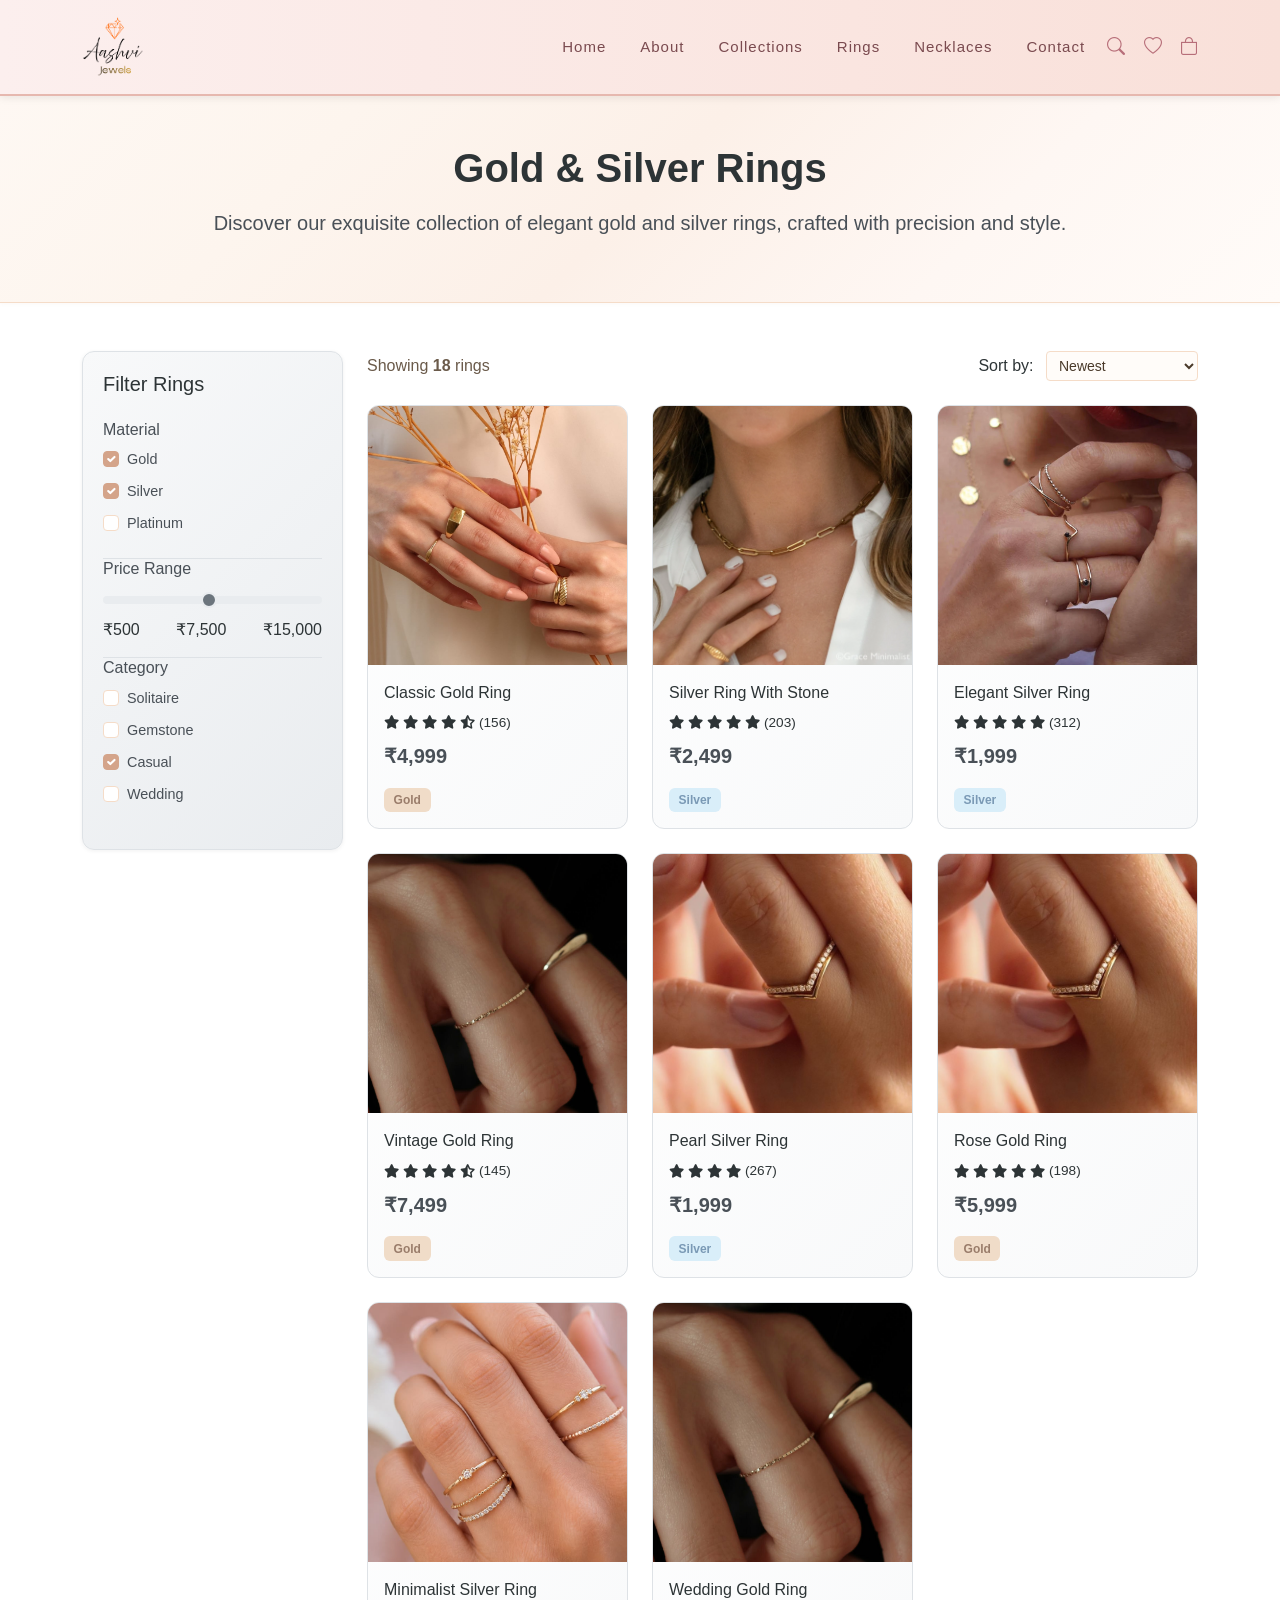
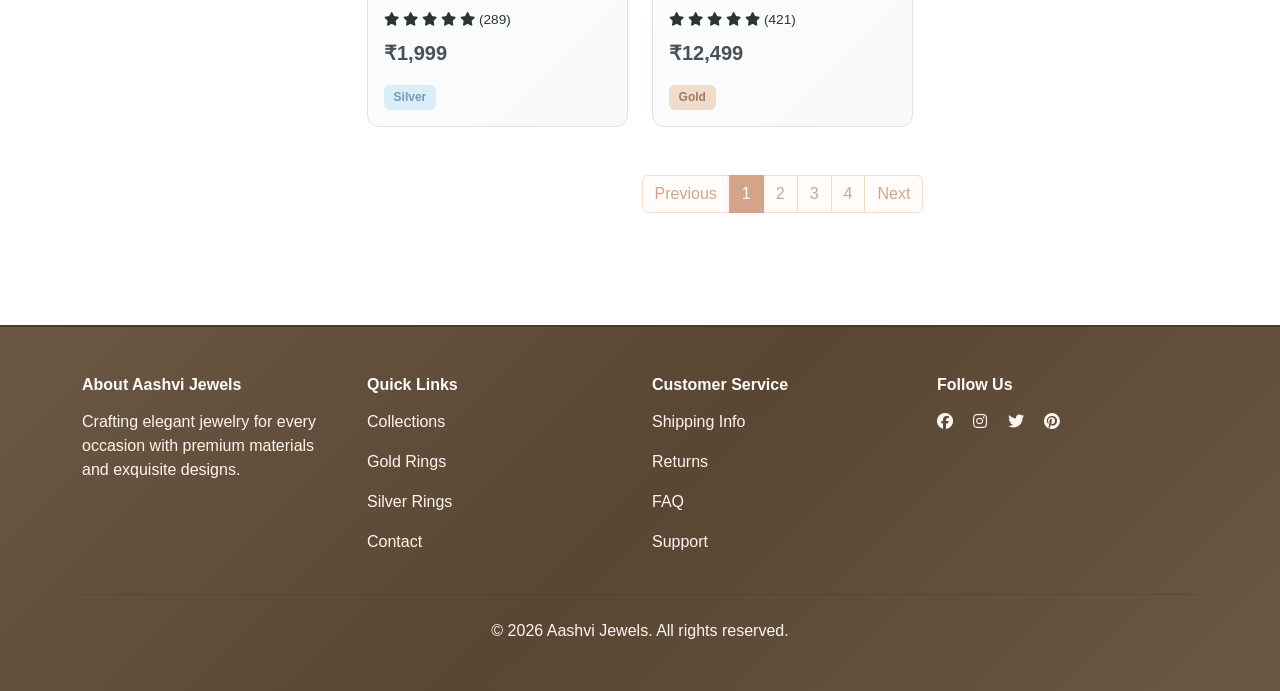
<file: rings.html>
<!DOCTYPE html>
<html lang="en">
<head>
    <meta charset="UTF-8">
    <meta name="viewport" content="width=device-width, initial-scale=1.0">
    <title>Gold & Silver Rings - Aashvi Jewels</title>
    <link href="https://cdn.jsdelivr.net/npm/bootstrap@5.3.0/dist/css/bootstrap.min.css" rel="stylesheet">
    <link href="https://cdn.jsdelivr.net/npm/bootstrap-icons/font/bootstrap-icons.css" rel="stylesheet">
    <link href="https://cdnjs.cloudflare.com/ajax/libs/font-awesome/6.4.0/css/all.min.css" rel="stylesheet">
    <link href="home.css" rel="stylesheet">
    <link href="rings.css" rel="stylesheet">
</head>
<body>
    <!-- Navbar -->
    <nav class="navbar navbar-expand-lg pastel-navbar">
        <div class="container">
            <a class="navbar-brand" href="home.html"><img src="./imageee/logooooooo.png" alt="Jewels Logo" class="img-fluid" style="max-height: 60px;"></a>
            <button class="navbar-toggler" type="button" data-bs-toggle="collapse" data-bs-target="#pastelMenu">
                <span class="navbar-toggler-icon"></span>
            </button>
            <div class="collapse navbar-collapse" id="pastelMenu">
                <ul class="navbar-nav ms-auto align-items-center">
                    <li class="nav-item"><a class="nav-link" href="index.html">Home</a></li>
                    <li class="nav-item"><a class="nav-link active" href="about.html">About</a></li>
                    <li class="nav-item"><a class="nav-link" href="collections.html">Collections</a></li>
                    <li class="nav-item"><a class="nav-link active" href="rings.html">Rings</a></li>
                    <li class="nav-item"><a class="nav-link" href="neck.html">Necklaces</a></li>
                    <li class="nav-item"><a class="nav-link" href="cont.html">Contact</a></li>
                    <li class="nav-item pastel-icons">
                        <i class="bi bi-search"></i>
                        <i class="bi bi-heart"></i>
                        <i class="bi bi-bag"></i>
                    </li>
                </ul>
            </div>
        </div>
    </nav>

    <!-- Header Section -->
    <div class="rings-header container-fluid py-5">
        <div class="container">
            
            <h1 class="mb-3 text-center">Gold & Silver Rings</h1>
            <p class="lead text-center">Discover our exquisite collection of elegant gold and silver rings, crafted with precision and style.</p>
        </div>
    </div>

    <!-- Main Content -->
    <div class="container-fluid">
        <div class="container">
            <div class="row g-4 py-5">
                <!-- Sidebar Filter -->
                <div class="col-lg-3">
                    <div class="filter-section">
                        <h5 class="mb-4">Filter Rings</h5>

                        <!-- Material Filter -->
                        <div class="filter-group">
                            <h6>Material</h6>
                            <div class="form-check">
                                <input class="form-check-input" type="checkbox" id="gold" value="gold" checked>
                                <label class="form-check-label" for="gold">Gold</label>
                            </div>
                            <div class="form-check">
                                <input class="form-check-input" type="checkbox" id="silver" value="silver" checked>
                                <label class="form-check-label" for="silver">Silver</label>
                            </div>
                            <div class="form-check">
                                <input class="form-check-input" type="checkbox" id="platinum" value="platinum">
                                <label class="form-check-label" for="platinum">Platinum</label>
                            </div>
                        </div>

                        <!-- Price Filter -->
                        <div class="filter-group">
                            <h6>Price Range</h6>
                            <input type="range" class="form-range" id="priceRange" min="500" max="15000" step="500" value="7500">
                            <div class="d-flex justify-content-between mt-2">
                                <span>₹500</span>
                                <span id="priceValue">₹7,500</span>
                                <span>₹15,000</span>
                            </div>
                        </div>

                        <!-- Category Filter -->
                        <div class="filter-group">
                            <h6>Category</h6>
                            <div class="form-check">
                                <input class="form-check-input" type="checkbox" id="solitaire" value="solitaire">
                                <label class="form-check-label" for="solitaire">Solitaire</label>
                            </div>
                            <div class="form-check">
                                <input class="form-check-input" type="checkbox" id="gemstone" value="gemstone">
                                <label class="form-check-label" for="gemstone">Gemstone</label>
                            </div>
                            <div class="form-check">
                                <input class="form-check-input" type="checkbox" id="casual" value="casual" checked>
                                <label class="form-check-label" for="casual">Casual</label>
                            </div>
                            <div class="form-check">
                                <input class="form-check-input" type="checkbox" id="wedding" value="wedding">
                                <label class="form-check-label" for="wedding">Wedding</label>
                            </div>
                        </div>
                    </div>
                </div>

                <!-- Products Grid -->
                <div class="col-lg-9">
                    <!-- Top Bar -->
                    <div class="mb-4 d-flex justify-content-between align-items-center">
                        <p class="text-muted mb-0">Showing <strong>18</strong> rings</p>
                        <div>
                            <label for="sortBy" class="me-2">Sort by:</label>
                            <select class="form-select-sm" id="sortBy">
                                <option>Newest</option>
                                <option>Price: Low to High</option>
                                <option>Price: High to Low</option>
                                <option>Most Popular</option>
                            </select>
                        </div>
                    </div>

                    <!-- Products -->
                    <div class="row g-4" id="productsGrid">
                        <!-- Gold Rings -->
                        <div class="col-sm-6 col-lg-4">
                            <div class="product-card">
                                <div class="product-image-wrapper">
                                    <img src="./imageee/10k-14k__Gold_Rings.jpg" alt="Classic Gold Ring" class="img-fluid w-100 h-100" style="object-fit: cover;">
                                    <div class="product-overlay">
                                        <div class="btn-group">
                                            <button class="btn btn-sm btn-danger" title="Add to Cart"><i class="fas fa-shopping-bag"></i></button>
                                            <button class="btn btn-sm btn-outline-danger ms-2" title="Wishlist"><i class="fas fa-heart"></i></button>
                                            <button class="btn btn-sm btn-outline-danger ms-2" title="View"><i class="fas fa-eye"></i></button>
                                        </div>
                                    </div>
                                </div>
                                <div class="p-3">
                                    <p class="product-title">Classic Gold Ring</p>
                                    <div class="rating">
                                        <i class="fas fa-star"></i>
                                        <i class="fas fa-star"></i>
                                        <i class="fas fa-star"></i>
                                        <i class="fas fa-star"></i>
                                        <i class="fas fa-star-half-alt"></i>
                                        <span>(156)</span>
                                    </div>
                                    <p class="price mt-2">₹4,999</p>
                                    <span class="badge bg-danger">Gold</span>
                                </div>
                            </div>
                        </div>

                        <div class="col-sm-6 col-lg-4">
                            <div class="product-card">
                                <div class="product-image-wrapper">
                                    <img src="./imageee/il_1080xN.5203235656_qigh.webp" alt="Silver Ring with Stone" class="img-fluid w-100 h-100" style="object-fit: cover;">
                                    <div class="product-overlay">
                                        <div class="btn-group">
                                            <button class="btn btn-sm btn-danger" title="Add to Cart"><i class="fas fa-shopping-bag"></i></button>
                                            <button class="btn btn-sm btn-outline-danger ms-2" title="Wishlist"><i class="fas fa-heart"></i></button>
                                            <button class="btn btn-sm btn-outline-danger ms-2" title="View"><i class="fas fa-eye"></i></button>
                                        </div>
                                    </div>
                                </div>
                                <div class="p-3">
                                    <p class="product-title">Silver Ring With Stone</p>
                                    <div class="rating">
                                        <i class="fas fa-star"></i>
                                        <i class="fas fa-star"></i>
                                        <i class="fas fa-star"></i>
                                        <i class="fas fa-star"></i>
                                        <i class="fas fa-star"></i>
                                        <span>(203)</span>
                                    </div>
                                    <p class="price mt-2">₹2,499</p>
                                    <span class="badge bg-info">Silver</span>
                                </div>
                            </div>
                        </div>

                        <div class="col-sm-6 col-lg-4">
                            <div class="product-card">
                                <div class="product-image-wrapper">
                                    <img src="./imageee/ring 3piece set.webp" alt="Elegant Silver Ring" class="img-fluid w-100 h-100" style="object-fit: cover;">
                                    <div class="product-overlay">
                                        <div class="btn-group">
                                            <button class="btn btn-sm btn-danger" title="Add to Cart"><i class="fas fa-shopping-bag"></i></button>
                                            <button class="btn btn-sm btn-outline-danger ms-2" title="Wishlist"><i class="fas fa-heart"></i></button>
                                            <button class="btn btn-sm btn-outline-danger ms-2" title="View"><i class="fas fa-eye"></i></button>
                                        </div>
                                    </div>
                                </div>
                                <div class="p-3">
                                    <p class="product-title">Elegant Silver Ring</p>
                                    <div class="rating">
                                        <i class="fas fa-star"></i>
                                        <i class="fas fa-star"></i>
                                        <i class="fas fa-star"></i>
                                        <i class="fas fa-star"></i>
                                        <i class="fas fa-star"></i>
                                        <span>(312)</span>
                                    </div>
                                    <p class="price mt-2">₹1,999</p>
                                    <span class="badge bg-info">Silver</span>
                                </div>
                            </div>
                        </div>

                        <div class="col-sm-6 col-lg-4">
                            <div class="product-card">
                                <div class="product-image-wrapper">
                                    <img src="./imageee/img888.jpg" alt="Vintage Gold Ring" class="img-fluid w-100 h-100" style="object-fit: cover;">
                                    <div class="product-overlay">
                                        <div class="btn-group">
                                            <button class="btn btn-sm btn-danger" title="Add to Cart"><i class="fas fa-shopping-bag"></i></button>
                                            <button class="btn btn-sm btn-outline-danger ms-2" title="Wishlist"><i class="fas fa-heart"></i></button>
                                            <button class="btn btn-sm btn-outline-danger ms-2" title="View"><i class="fas fa-eye"></i></button>
                                        </div>
                                    </div>
                                </div>
                                <div class="p-3">
                                    <p class="product-title">Vintage Gold Ring</p>
                                    <div class="rating">
                                        <i class="fas fa-star"></i>
                                        <i class="fas fa-star"></i>
                                        <i class="fas fa-star"></i>
                                        <i class="fas fa-star"></i>
                                        <i class="fas fa-star-half-alt"></i>
                                        <span>(145)</span>
                                    </div>
                                    <p class="price mt-2">₹7,499</p>
                                    <span class="badge bg-danger">Gold</span>
                                </div>
                            </div>
                        </div>

                        <div class="col-sm-6 col-lg-4">
                            <div class="product-card">
                                <div class="product-image-wrapper">
                                    <img src="./imageee/add.jpg" alt="Pearl Silver Ring" class="img-fluid w-100 h-100" style="object-fit: cover;">
                                    <div class="product-overlay">
                                        <div class="btn-group">
                                            <button class="btn btn-sm btn-danger" title="Add to Cart"><i class="fas fa-shopping-bag"></i></button>
                                            <button class="btn btn-sm btn-outline-danger ms-2" title="Wishlist"><i class="fas fa-heart"></i></button>
                                            <button class="btn btn-sm btn-outline-danger ms-2" title="View"><i class="fas fa-eye"></i></button>
                                        </div>
                                    </div>
                                </div>
                                <div class="p-3">
                                    <p class="product-title">Pearl Silver Ring</p>
                                    <div class="rating">
                                        <i class="fas fa-star"></i>
                                        <i class="fas fa-star"></i>
                                        <i class="fas fa-star"></i>
                                        <i class="fas fa-star"></i>
                                        <span>(267)</span>
                                    </div>
                                    <p class="price mt-2">₹1,999</p>
                                    <span class="badge bg-info">Silver</span>
                                </div>
                            </div>
                        </div>

                        <div class="col-sm-6 col-lg-4">
                            <div class="product-card">
                                <div class="product-image-wrapper">
                                    <img src="./imageee/add.jpg" alt="Rose Gold Ring" class="img-fluid w-100 h-100" style="object-fit: cover;">
                                    <div class="product-overlay">
                                        <div class="btn-group">
                                            <button class="btn btn-sm btn-danger" title="Add to Cart"><i class="fas fa-shopping-bag"></i></button>
                                            <button class="btn btn-sm btn-outline-danger ms-2" title="Wishlist"><i class="fas fa-heart"></i></button>
                                            <button class="btn btn-sm btn-outline-danger ms-2" title="View"><i class="fas fa-eye"></i></button>
                                        </div>
                                    </div>
                                </div>
                                <div class="p-3">
                                    <p class="product-title">Rose Gold Ring</p>
                                    <div class="rating">
                                        <i class="fas fa-star"></i>
                                        <i class="fas fa-star"></i>
                                        <i class="fas fa-star"></i>
                                        <i class="fas fa-star"></i>
                                        <i class="fas fa-star"></i>
                                        <span>(198)</span>
                                    </div>
                                    <p class="price mt-2">₹5,999</p>
                                    <span class="badge bg-danger">Gold</span>
                                </div>
                            </div>
                        </div>

                        <div class="col-sm-6 col-lg-4">
                            <div class="product-card">
                                <div class="product-image-wrapper">
                                    <img src="./imageee/img999.jpg" alt="Minimalist Silver Ring" class="img-fluid w-100 h-100" style="object-fit: cover;">
                                    <div class="product-overlay">
                                        <div class="btn-group">
                                            <button class="btn btn-sm btn-danger" title="Add to Cart"><i class="fas fa-shopping-bag"></i></button>
                                            <button class="btn btn-sm btn-outline-danger ms-2" title="Wishlist"><i class="fas fa-heart"></i></button>
                                            <button class="btn btn-sm btn-outline-danger ms-2" title="View"><i class="fas fa-eye"></i></button>
                                        </div>
                                    </div>
                                </div>
                                <div class="p-3">
                                    <p class="product-title">Minimalist Silver Ring</p>
                                    <div class="rating">
                                        <i class="fas fa-star"></i>
                                        <i class="fas fa-star"></i>
                                        <i class="fas fa-star"></i>
                                        <i class="fas fa-star"></i>
                                        <i class="fas fa-star"></i>
                                        <span>(289)</span>
                                    </div>
                                    <p class="price mt-2">₹1,999</p>
                                    <span class="badge bg-info">Silver</span>
                                </div>
                            </div>
                        </div>

                        <div class="col-sm-6 col-lg-4">
                            <div class="product-card">
                                <div class="product-image-wrapper">
                                    <img src="./imageee/img888.jpg" alt="Wedding Gold Ring" class="img-fluid w-100 h-100" style="object-fit: cover;">
                                    <div class="product-overlay">
                                        <div class="btn-group">
                                            <button class="btn btn-sm btn-danger" title="Add to Cart"><i class="fas fa-shopping-bag"></i></button>
                                            <button class="btn btn-sm btn-outline-danger ms-2" title="Wishlist"><i class="fas fa-heart"></i></button>
                                            <button class="btn btn-sm btn-outline-danger ms-2" title="View"><i class="fas fa-eye"></i></button>
                                        </div>
                                    </div>
                                </div>
                                <div class="p-3">
                                    <p class="product-title">Wedding Gold Ring</p>
                                    <div class="rating">
                                        <i class="fas fa-star"></i>
                                        <i class="fas fa-star"></i>
                                        <i class="fas fa-star"></i>
                                        <i class="fas fa-star"></i>
                                        <i class="fas fa-star"></i>
                                        <span>(421)</span>
                                    </div>
                                    <p class="price mt-2">₹12,499</p>
                                    <span class="badge bg-danger">Gold</span>
                                </div>
                            </div>
                        </div>
                    </div>

                    <!-- Pagination -->
                    <nav aria-label="Page navigation" class="mt-5">
                        <ul class="pagination justify-content-center">
                            <li class="page-item"><a class="page-link" href="#">Previous</a></li>
                            <li class="page-item active"><a class="page-link" href="#">1</a></li>
                            <li class="page-item"><a class="page-link" href="#">2</a></li>
                            <li class="page-item"><a class="page-link" href="#">3</a></li>
                            <li class="page-item"><a class="page-link" href="#">4</a></li>
                            <li class="page-item"><a class="page-link" href="#">Next</a></li>
                        </ul>
                    </nav>
                </div>
            </div>
        </div>
    </div>

    <!-- Footer -->
    <footer class="py-5 mt-5">
        <div class="container">
            <div class="row g-4">
                <div class="col-md-3">
                    <h6 class="mb-3">About Aashvi Jewels</h6>
                    <p>Crafting elegant jewelry for every occasion with premium materials and exquisite designs.</p>
                </div>
                <div class="col-md-3">
                    <h6 class="mb-3">Quick Links</h6>
                    <p><a href="#">Collections</a></p>
                    <p><a href="#">Gold Rings</a></p>
                    <p><a href="#">Silver Rings</a></p>
                    <p><a href="#">Contact</a></p>
                </div>
                <div class="col-md-3">
                    <h6 class="mb-3">Customer Service</h6>
                    <p><a href="#">Shipping Info</a></p>
                    <p><a href="#">Returns</a></p>
                    <p><a href="#">FAQ</a></p>
                    <p><a href="#">Support</a></p>
                </div>
                <div class="col-md-3">
                    <h6 class="mb-3">Follow Us</h6>
                    <a href="#" class="me-3"><i class="fab fa-facebook"></i></a>
                    <a href="#" class="me-3"><i class="fab fa-instagram"></i></a>
                    <a href="#" class="me-3"><i class="fab fa-twitter"></i></a>
                    <a href="#"><i class="fab fa-pinterest"></i></a>
                </div>
            </div>
            <hr class="my-4">
            <div class="text-center">
                <p class="mb-0">&copy; 2026 Aashvi Jewels. All rights reserved.</p>
                
            </div>
        </div>
    </footer>

    <script src="https://cdn.jsdelivr.net/npm/bootstrap@5.3.0/dist/js/bootstrap.bundle.min.js"></script>
    <script>
        // Price range update
        document.getElementById('priceRange').addEventListener('input', function() {
            const value = this.value;
            document.getElementById('priceValue').textContent = '₹' + parseInt(value).toLocaleString('en-IN');
        });

        // Wishlist toggle
        document.querySelectorAll('.btn-outline-danger').forEach(btn => {
            btn.addEventListener('click', function(e) {
                e.preventDefault();
                this.classList.toggle('active');
                if (this.classList.contains('active')) {
                    this.style.backgroundColor = '#d4a48a';
                    this.style.color = '#fff';
                } else {
                    this.style.backgroundColor = 'transparent';
                    this.style.color = '#d4a48a';
                }
            });
        });
    </script>
</body>
</html>
</file>
<file: about.css>
html {
  scroll-behavior: smooth;
  overflow-x: hidden;
}

.about-body {
  background-color: #fff7f9;
  color: #4c3639;
  font-family: 'Playfair Display', serif;
}

.pastel-navbar {
  background: linear-gradient(90deg, #fcefee, #f9e0d9);
  border-bottom: 2px solid #e6b8af;
  padding: 14px 0;
}

.pastel-navbar .nav-link {
  color: #7a4a4f !important;
  margin-left: 18px;
  font-size: 15px;
  letter-spacing: 1px;
}

.pastel-navbar .nav-link.active,
.pastel-navbar .nav-link:hover {
  color: #b76e79 !important;
}
.pastel-icons i {
  color: #b76e79;
  font-size: 18px;
  margin-left: 14px;
  cursor: pointer;
}

.hero-section {
  min-height: 70vh;
  background-image: linear-gradient(180deg, rgba(89, 49, 43, 0.72), rgba(246, 235, 236, 0.88)), url('./imageee/rznokxhxmhjjbnqj1ztl.webp');
  background-size: cover;
  background-position: center;
  padding: 120px 0;
}

.eyebrow {
  color: #d18f7a;
  font-family: 'Poiret One', cursive;
  letter-spacing: 2px;
  text-transform: uppercase;
 
  margin-bottom: 1rem;
}

.hero-title {
  font-size: clamp(2.6rem, 4vw, 4.8rem);
  line-height: 1.05;
  letter-spacing: 1px;
}

.hero-text {
  max-width: 640px;
  margin-top: 1.5rem;
  font-size: 1.05rem;
  line-height: 1.9;
}

.shop-btn {
  margin-top: 2rem;
  background-color: #60462f;
  border: none;
  color: #fff;
  padding: 12px 32px;
  border-radius: 50px;
  box-shadow: 0 12px 30px rgba(96, 70, 47, 0.2);
}

.shop-btn:hover {
  background-color: #7d5e51;
}

.story-section,
.craft-section,
.team-section {
  color: #4c3639;
}

.story-card,
.craft-card,
.value-card,
.feature-card {
  background: #fff;
  border-radius: 24px;
  border: 1px solid rgba(96, 70, 47, 0.12);
}

.story-card h2,
.craft-card h2,
.value-card h3,
.feature-card h3 {
  color: #6d3f3f;
  font-size: 1.75rem;
  margin-bottom: 1rem;
}

.story-card p,
.craft-card p,
.value-card p,
.feature-card p,
.section-text {
  font-size: 1rem;
  line-height: 1.9;
  color: #5f4145;
}

.bg-soft {
  background-color: #f8eff0;
}

.values-section .value-card,
.team-section .feature-card {
  transition: transform 0.3s ease, box-shadow 0.3s ease;
}

.values-section .value-card:hover,
.team-section .feature-card:hover {
  transform: translateY(-6px);
  box-shadow: 0 20px 40px rgba(96, 70, 47, 0.12);
}

.icon {
  font-size: 3rem;
  margin-bottom: 1rem;
}

.text-gold {
  color: #b76e79;
}

.section-text {
  max-width: 760px;
  margin: 0 auto;
}

footer.footer-section {
  background: #37231f;
  color: #f3e7e7;
}

footer.footer-section h5 {
  color: #f7d2d2;
  margin-bottom: 1rem;
}

footer.footer-section p,
footer.footer-section li a {
  color: rgba(243, 231, 231, 0.9);
}

.footer-links li {
  margin-bottom: 0.75rem;
}

.footer-links li a {
  text-decoration: none;
  transition: color 0.3s ease;
}

.footer-links li a:hover {
  color: #fff;
}

@media (max-width: 992px) {
  .hero-section {
    padding: 90px 0;
  }
  .hero-title {
    font-size: 3rem;
  }
}

@media (max-width: 576px) {
  .hero-section {
    padding: 70px 0;
  }
  .hero-title {
    font-size: 2.5rem;
  }
  .shop-btn {
    width: 100%;
  }
}
</file>
<file: home.css>
﻿ html{
  scroll-behavior: smooth;
  overflow-x: hidden;
 }
 body {
  overflow-x: hidden;
 }
 .bod{
  background-color:#FFF7F9;
  
 }
 /* Pastel background */
.pastel-navbar {
  background: linear-gradient(90deg, #fcefee, #f9e0d9);
  border-bottom: 2px solid #e6b8af;
  padding: 12px 0;
}

@media (max-width: 991.98px) {
  .pastel-navbar .navbar-nav {
    align-items: flex-start !important;
    gap: 0.35rem;
    padding-top: 1rem;
  }

  .pastel-navbar .nav-link {
    margin-left: 0;
    font-size: 14px;
  }

  .pastel-icons {
    display: flex;
    gap: 0.8rem;
    padding-top: 0.5rem;
  }
}

/* Brand */
.pastel-navbar .navbar-brand {
  color: #b76e79 !important;
  font-family: 'Playfair Display', serif;
  font-size: 26px;
  letter-spacing: 2px;
  font-weight: 600;
}

/* Nav links */
.pastel-navbar .nav-link {
  color: #7a4a4f !important;
  margin-left: 18px;
  font-size: 15px;
  letter-spacing: 1px;
  position: relative;
  transition: 0.3s;
}

/* Soft underline hover */
.pastel-navbar .nav-link::after {
  content: '';
  position: absolute;
  width: 0%;
  height: 2px;
  background: #d9a7a1;
  left: 0;
  bottom: -4px;
  transition: 0.3s;
}

.pastel-navbar .nav-link:hover::after {
  width: 100%;
}

.pastel-navbar .nav-link:hover {
  color: #b76e79 !important;
}

/* Icons */
.pastel-icons i {
  color: #b76e79;
  font-size: 18px;
  margin-left: 14px;
  cursor: pointer;
}

/* Mobile toggle */
.navbar-toggler {
  border-color: #b76e79;
}
.navbar-toggler-icon {
  filter: invert(0.6);
}
.art{
  font-family: "Playfair Display", serif;
  font-weight: 600;
  font-style: normal;
  font-size: clamp(2.2rem, 5vw, 60px);
  top:5%;
}

.carousel-caption {
  inset: 0;
  display: flex;
  flex-direction: column;
  align-items: center;
  justify-content: center;
  padding: 1.5rem;
  text-align: center;
}

.carousel-caption p {
  font-size: clamp(0.9rem, 2vw, 1.1rem);
}

@media (max-width: 767.98px) {
  .carousel-caption {
    padding: 1rem;
  }

  .carousel-caption .but {
    margin-top: 0.5rem;
  }
}


.but {
    padding: 12px 25px;
    font-size: 14px;
    font-weight: 600;
    letter-spacing: 1px;
    color: #ffffff;
    background:#7a4a4f;
    border: 2px solid transparent;
    border-radius: 0;
    box-shadow: inset 0 0 0 50px #7a4a4f;
    transition: ease-out 0.3s;
    -webkit-transition: ease-out 0.3s;
    -moz-transition: ease-out 0.3s;
}

.but:hover {
    color:#7a4a4f;
    background: transparent;
    box-shadow: inset 0 0 0 0 #7a4a4f;
    border-color:#7a4a4f;
}


.img-main, .text-main{
  height:700px;
}

.img-main {
  position: relative;
}

.image-stack {
  position: relative;
  width: 100%;
  height: 100%;
  min-height: 620px;
  display: block;
}

.text-main {
  background: linear-gradient(135deg, rgba(255,255,255,0.32), rgba(238,201,193,0.9));
  padding: 60px 50px 52px;
  border-radius: 28px;
  border: 1px solid rgba(122, 74, 79, 0.15);
  box-shadow: 0 18px 40px rgba(79, 34, 39, 0.10);
}

.section-kicker {
  display: inline-block;
  padding: 0.45rem 0.9rem;
  border-radius: 999px;
  background: rgba(255,255,255,0.45);
  color: #7a4a4f;
  letter-spacing: 0.18rem;
  font-size: 0.7rem;
  font-weight: 700;
  text-transform: uppercase;
  margin-bottom: 1rem;
}

.cta-row {
  display: flex;
  align-items: center;
  gap: 1.2rem;
  margin-top: 2rem;
}

.mini-stat {
  display: flex;
  flex-direction: column;
  gap: 0.2rem;
  padding: 0.75rem 1rem;
  background: rgba(255, 255, 255, 0.28);
  border: 1px solid rgba(122, 74, 79, 0.15);
  border-radius: 15px;
  min-width: 130px;
}

.mini-stat strong {
  font-family: "Playfair Display", serif;
  color: #4b2f34;
  font-size: 1.5rem;
}

.mini-stat span {
  color: #5d4a4d;
  font-size: 0.72rem;
  letter-spacing: 0.08rem;
  text-transform: uppercase;
}

.img1 {
  position: absolute;
  width: 98%;
  height: 49.5%;
  top: 0;
  left: 0;
  padding: 10px;
  border-radius: 22px;
  object-fit: cover;
  box-shadow: 0 18px 45px rgba(70, 40, 45, 0.15);
}

.img2 {
  position: absolute;
  height: 50%;
  width: 98%;
  top: 50%;
  left: 0;
  padding: 10px;
  border-radius: 22px;
  object-fit: cover;
  box-shadow: 0 18px 45px rgba(70, 40, 45, 0.14);
}

.floating-badge {
  position: absolute;
  right: 1.5rem;
  top: 1.2rem;
  z-index: 2;
  background: rgba(255, 255, 255, 0.82);
  color: #7a4a4f;
  font-size: 0.72rem;
  font-weight: 700;
  letter-spacing: 0.08rem;
  text-transform: uppercase;
  padding: 0.55rem 0.8rem;
  border-radius: 999px;
  box-shadow: 0 12px 24px rgba(122, 74, 79, 0.12);
}


.brac:hover{
  cursor: pointer;
   transform: scale(1.1);
}

.line1{
 
 margin-top: 20%;
  margin-left: 15%;
 
}
.line2{
 font-family: "Playfair Display", serif;
  font-weight: 600;
  font-style: normal; 
 font-size : clamp(2.5rem, 6vw, 75px);
 margin-top: 3%;
  margin-left: 15%;
}
.line3{
margin-top: 5%;
  font-size: clamp(1rem, 2.5vw, 20px);
 margin-left: 15%;
 margin-right: 5%;
}
.data {
  background: linear-gradient(135deg, rgba(165, 104, 108, 0.95), rgba(191, 147, 126, 0.9));
  padding: 2rem 1.5rem;
  border-radius: 0px;
  box-shadow: 0 28px 50px rgba(73, 33, 36, 0.12);
}

.shop {
  padding: 12px 25px;
  font-size: 14px;
  font-weight: 600;
  letter-spacing: 1px;
  color: #ffffff;
  background: #7a4a4f;
  border: 2px solid transparent;
  border-radius: 999px;
  box-shadow: 0 14px 25px rgba(122, 74, 79, 0.22);
  transition: ease-out 0.3s;
  -webkit-transition: ease-out 0.3s;
  -moz-transition: ease-out 0.3s;
  margin-left: 0;
}

.shop:hover {
  color: #7a4a4f;
  background: transparent;
  box-shadow: inset 0 0 0 0 #7a4a4f;
  border-color: #7a4a4f;
}

.collection-section {
  margin-top: 2rem;
}

.category-card {
  position: relative;
  overflow: hidden;
  border-radius: 24px;
  border: 1px solid rgba(122, 74, 79, 0.14);
  background: #f7efe9;
  min-height: 420px;
  box-shadow: 0 18px 35px rgba(122, 74, 79, 0.08);
  transition: transform 0.35s ease, box-shadow 0.35s ease;
}

.category-card:hover {
  transform: translateY(-8px) scale(1.01);
  box-shadow: 0 26px 40px rgba(122, 74, 79, 0.18);
  cursor: pointer;
}

.category-card img {
  width: 100%;
  height: 100%;
  min-height: 420px;
  object-fit: cover;
  display: block;
  transition: transform 0.5s ease;
}

.category-card:hover img {
  transform: scale(1.08);
}

.category-card__overlay {
  position: absolute;
  inset: auto 0 0 0;
  padding: 1.2rem 1rem 1.1rem;
  background: linear-gradient(180deg, rgba(40, 26, 26, 0.08), rgba(40, 26, 26, 0.8));
  color: #fff;
  text-align: center;
}

.category-card__overlay span {
  display: inline-block;
  font-size: 0.64rem;
  letter-spacing: 0.14rem;
  text-transform: uppercase;
  color: rgba(255,255,255,0.82);
  margin-bottom: 0.45rem;
}

.category-card__overlay h4 {
  margin: 0;
  font-size: clamp(1.3rem, 2vw, 1.8rem);
  font-family: "Playfair Display", serif;
}

.category-card__overlay p {
  margin: 0.25rem 0 0;
  font-size: 0.82rem;
  color: rgba(255,255,255,0.9);
}

.ring{
margin-top: 83%;
text-align: center;
}
.para{
  text-align: center;
  margin-top: -1%;
}
.card:hover{
   cursor:pointer;
  box-shadow: 
    0 0 0 6px rgba(181, 137, 96, 0.12),
    0 0 0 12px rgba(210, 180, 140, 0.10),
    0 0 25px rgba(160, 120, 80, 0.25);
  transform: scale(1.03);

 
}

.head2{
 
color:sienna;
font-family: "Playfair Display", serif;
  font-weight: 600;
  font-style: normal;
  font-size: clamp(2.3rem, 5vw, 70px);
}
.head3{
font-size: clamp(1rem, 2.5vw, 20px);
font-weight: 350;
}

.trust-section {
  padding: 1rem 0 2rem;
}

.trust-us {
  max-width: 1200px;
  margin: 0 auto;
  background: linear-gradient(135deg, rgba(255,255,255,0.8), rgba(244, 222, 216, 0.85));
  border: 1px solid rgba(122, 74, 79, 0.12);
  border-radius: 30px;
  padding: 2.5rem 2rem;
  box-shadow: 0 18px 40px rgba(122, 74, 79, 0.08);
}

.trust-header {
  text-align: center;
  margin-bottom: 1.5rem;
}

.trust-kicker {
  display: inline-block;
  margin-bottom: 0.75rem;
  padding: 0.45rem 0.9rem;
  border-radius: 999px;
  background: rgba(183, 110, 121, 0.12);
  border: 1px solid rgba(122, 74, 79, 0.12);
  color: #7a4a4f;
  font-size: 0.68rem;
  letter-spacing: 0.14rem;
  font-weight: 700;
  text-transform: uppercase;
}

.this {
  margin: 0;
  font-family: "Playfair Display", serif;
  font-size: clamp(2.1rem, 4vw, 3.5rem);
  color: #4b2f34;
  line-height: 1.1;
}

.typed-text {
  letter-spacing: 0.02em;
}

.trust-content {
  display: grid;
  grid-template-columns: 1.1fr 1.4fr;
  gap: 2rem;
  align-items: center;
}

.trust-content p {
  margin: 0;
  font-size: 1.05rem;
  line-height: 1.8;
  color: #5d4a4d;
}

.trust-points {
  margin: 0;
  padding-left: 1.2rem;
  color: #5d4a4d;
  display: grid;
  gap: 0.75rem;
  font-size: 1rem;
  line-height: 1.7;
}

.trust-points li::marker {
  color: #7a4a4f;
}

.story-showcase {
  padding: 5rem 0 2rem;
}

.story-showcase__header {
  max-width: 880px;
  margin: 0 auto 2rem;
}

.story-kicker {
  display: inline-block;
  padding: 0.45rem 0.9rem;
  border-radius: 999px;
  background: rgba(183, 110, 121, 0.12);
  color: #7a4a4f;
  font-size: 0.7rem;
  font-weight: 700;
  letter-spacing: 0.18rem;
  text-transform: uppercase;
  margin-bottom: 1rem;
}

.head4{
  margin-top: 0;
  color: rgb(209, 173, 107);
  line-height: 1.4;
  font-size: clamp(1.1rem, 2vw, 25px);
}

.story-showcase__stats {
  display: grid;
  grid-template-columns: repeat(3, minmax(0, 1fr));
  gap: 1.25rem;
  margin-top: 2rem;
}

.story-stat {
  background: linear-gradient(135deg, rgba(255,255,255,0.8), rgba(246, 229, 223, 0.9));
  border: 1px solid rgba(122, 74, 79, 0.12);
  border-radius: 22px;
  padding: 1.5rem 1rem;
  box-shadow: 0 18px 32px rgba(122, 74, 79, 0.08);
  text-align: center;
  transition: transform 0.3s ease, box-shadow 0.3s ease;
}

.story-stat:hover {
  transform: translateY(-4px);
  box-shadow: 0 24px 36px rgba(122, 74, 79, 0.12);
}

.story-stat span {
  display: block;
  font-family: "Playfair Display", serif;
  font-size: clamp(2rem, 3vw, 3rem);
  color: #7a4a4f;
  margin-bottom: 0.4rem;
}

.story-stat p {
  margin: 0;
  color: #5d4a4d;
  font-size: 0.9rem;
  letter-spacing: 0.08rem;
  text-transform: uppercase;
}

.feature-row {
  margin-top: 2.5rem;
}

.feature-panel {
  position: relative;
  min-height: 230px;
  padding: 2.2rem 2rem;
  border-radius: 28px;
  display: flex;
  flex-direction: column;
  justify-content: center;
  overflow: hidden;
  box-shadow: 0 18px 35px rgba(122, 74, 79, 0.08);
  transition: transform 0.3s ease, box-shadow 0.3s ease;
}

.feature-panel:hover {
  transform: translateY(-5px);
  box-shadow: 0 24px 40px rgba(122, 74, 79, 0.14);
}

.feature-panel::before {
  content: "";
  position: absolute;
  inset: 12px;
  border: 1px solid rgba(255,255,255,0.25);
  border-radius: 20px;
}

.feature-panel--light {
  background: linear-gradient(135deg, rgba(183, 110, 121, 0.96), rgba(233, 181, 170, 0.95));
  color: #fff;
}

.feature-panel--dark {
  background: linear-gradient(135deg, rgba(58, 39, 36, 0.94), rgba(122, 74, 79, 0.9));
  color: #fff;
}

.feature-badge {
  position: relative;
  z-index: 1;
  display: inline-block;
  width: fit-content;
  margin-bottom: 0.9rem;
  padding: 0.45rem 0.9rem;
  border-radius: 999px;
  background: rgba(255,255,255,0.18);
  border: 1px solid rgba(255,255,255,0.16);
  font-size: 0.68rem;
  letter-spacing: 0.12rem;
  text-transform: uppercase;
  font-weight: 700;
}

.feature-panel h3,
.feature-panel p {
  position: relative;
  z-index: 1;
  margin: 0;
}

.feature-panel h3 {
  font-family: "Playfair Display", serif;
  font-size: clamp(2rem, 3vw, 2.8rem);
  margin-bottom: 0.7rem;
}

.feature-panel p {
  max-width: 520px;
  font-size: 1rem;
  line-height: 1.7;
  color: rgba(255,255,255,0.9);
}

.feature-showcase {
  margin-top: 3rem;
}

.feature-showcase__wrap {
  display: grid;
  grid-template-columns: 1.05fr 1.5fr;
  gap: 2rem;
  align-items: center;
  background: linear-gradient(135deg, rgba(255,255,255,0.75), rgba(244, 222, 216, 0.8));
  border: 1px solid rgba(122, 74, 79, 0.12);
  border-radius: 28px;
  padding: 2rem;
  box-shadow: 0 18px 45px rgba(122, 74, 79, 0.10);
}

.feature-showcase__text {
  padding: 1rem 0.75rem 1rem 0.5rem;
}

.feature-kicker {
  display: inline-block;
  letter-spacing: 0.2rem;
  font-size: 0.72rem;
  font-weight: 700;
  color: #b76e79;
  margin-bottom: 0.9rem;
}

.feature-showcase__text h2 {
  font-family: "Playfair Display", serif;
  color: #4b2f34;
  font-size: clamp(2rem, 4vw, 3.3rem);
  line-height: 1.1;
  margin-bottom: 1rem;
}

.feature-showcase__text p {
  color: #5d4a4d;
  font-size: 1.02rem;
  max-width: 32rem;
  margin-bottom: 1.5rem;
}

.feature-showcase__grid {
  display: grid;
  grid-template-columns: repeat(3, minmax(0, 1fr));
  gap: 1rem;
}

.feature-card {
  position: relative;
  overflow: hidden;
  border-radius: 20px;
  background: #f6e6df;
  min-height: 360px;
  transition: transform 0.3s ease, box-shadow 0.3s ease;
}

.feature-card:hover {
  transform: translateY(-6px);
  box-shadow: 0 20px 30px rgba(122, 74, 79, 0.18);
}

.feature-card img {
  width: 100%;
  height: 100%;
  object-fit: cover;
  display: block;
}

.feature-card__info {
  position: absolute;
  inset: auto 0 0 0;
  background: linear-gradient(180deg, transparent, rgba(40, 26, 26, 0.8));
  padding: 1rem 0.85rem 1.1rem;
  color: #fff;
}

.feature-card__info h4 {
  margin: 0 0 0.25rem;
  font-size: 1.1rem;
  font-weight: 600;
}

.feature-card__info p {
  margin: 0;
  font-size: 0.82rem;
  color: rgba(255,255,255,0.82);
}

.feature-card--accent {
  transform: translateY(18px);
}

@media (max-width: 991.98px) {
  .story-showcase {
    padding-top: 3.5rem;
  }

  .story-showcase__stats {
    grid-template-columns: repeat(3, minmax(0, 1fr));
  }

  .feature-panel {
    min-height: 200px;
    padding: 1.8rem 1.5rem;
  }

  .feature-showcase__wrap {
    grid-template-columns: 1fr;
    padding: 1.5rem;
  }

  .feature-showcase__text {
    padding: 0.5rem 0.25rem;
  }

  .trust-content {
    grid-template-columns: 1fr;
  }
}

@media (max-width: 767.98px) {
  .story-showcase__stats {
    grid-template-columns: 1fr;
    gap: 0.9rem;
  }

  .story-kicker {
    letter-spacing: 0.12rem;
    font-size: 0.64rem;
  }

  .feature-panel {
    min-height: 180px;
    padding: 1.4rem 1.1rem;
    border-radius: 22px;
  }

  .feature-panel h3 {
    font-size: 1.8rem;
  }

  .feature-panel p {
    font-size: 0.92rem;
  }

  .sale-banner-copy {
    margin-bottom: 1rem;
  }

  .banner {
    min-height: 220px;
    padding: 1rem 0.75rem;
    border-radius: 22px;
  }

  .promo-copy,
  .promo-action {
    padding: 0.75rem 0.5rem;
    text-align: center !important;
  }

  .promo-action {
    margin-top: 0.5rem;
  }

  .trust-us {
    padding: 1.5rem 1rem;
  }

  .trust-points {
    padding-left: 1rem;
    gap: 0.55rem;
  }

  .head2 {
    line-height: 1.1;
  }

  .feature-showcase__grid {
    grid-template-columns: 1fr;
  }

  .feature-card,
  .feature-card--accent {
    min-height: 260px;
    transform: none;
  }

  .feature-showcase__wrap {
    border-radius: 20px;
    padding: 1.1rem;
  }
}

.head4{
 margin-top: 10%;
 color:rgb(209, 173, 107);
 line-height: 1.4;
 font-size: clamp(1.1rem, 2vw, 25px);

}
.back{
  height: 120vh;
  background-image:url("./imageee/AASHVI JeweLS aashi.png");
background-size:contain;
  background-repeat: no-repeat;
  padding: 15px;
}
.sale-banner-section {
  padding-top: 1rem;
}

.sale-banner-copy {
  max-width: 900px;
  margin: 0 auto 1.5rem;
}

.sale-kicker {
  display: inline-block;
  margin-bottom: 0.8rem;
  padding: 0.45rem 0.9rem;
  border-radius: 999px;
  background: rgba(183, 110, 121, 0.12);
  border: 1px solid rgba(122, 74, 79, 0.12);
  color: #7a4a4f;
  font-size: 0.7rem;
  letter-spacing: 0.18rem;
  text-transform: uppercase;
  font-weight: 700;
}

.mid2 {
  font-family: "Playfair Display", serif;
  color: #4b2f34;
  font-size: clamp(2rem, 4vw, 3.2rem);
  margin-bottom: 0.6rem;
}

.mid3 {
  font-family: "Playfair Display", serif;
  color: #7a4a4f;
  font-size: clamp(2.2rem, 5vw, 4rem);
  margin-bottom: 1rem;
}

.mid4 {
  max-width: 760px;
  margin: 0 auto;
  font-size: clamp(1rem, 2vw, 1.2rem);
  color: #5d4a4d;
  line-height: 1.8;
}

.banner {
  position: relative;
  min-height: 280px;
  background-image: linear-gradient(90deg, rgba(58, 39, 36, 0.7), rgba(122, 74, 79, 0.45)),
    url("./imageee/AASHVI\ JeweLS\ \ 0000000000.jpg");
  background-size: cover;
  background-position: center;
  background-repeat: no-repeat;
  padding: 1.4rem 1.2rem;
  border-radius: 30px;
  overflow: hidden;
  box-shadow: 0 20px 40px rgba(122, 74, 79, 0.12);
}

.banner::before {
  content: "";
  position: absolute;
  inset: 12px;
  border: 1px solid rgba(255,255,255,0.26);
  border-radius: 22px;
  pointer-events: none;
}

.promo-copy,
.promo-action {
  position: relative;
  z-index: 1;
}

.promo-copy {
  padding: 1rem 1.2rem;
}

.promo-copy h3 {
  margin-bottom: 0.4rem;
  font-family: "Playfair Display", serif;
  font-size: clamp(1.8rem, 3vw, 2.8rem);
  color: #fff;
}

.promo-copy p {
  margin: 0;
  font-size: 1rem;
  color: rgba(255,255,255,0.9);
}

.promo-action {
  padding: 1rem 1.2rem;
}

.mid1{
  margin-top: -14%;
font-family: "Playfair Display", serif;
  font-weight: 650;
  font-style: normal;
  font-size: 50px;
} 



.two{
  background-color: #60462f;
  color:white;
  padding:10px;
  border-radius: 20px;
  width:100px;
  text-align: center;
 margin-left: 5%;
}

.two:hover{
  background-color:thistle;
  color:#60462f;
  border:solid 2px #60462f;
}

@media (max-width: 767.98px) {
  .img-main, .text-main {
    height: auto;
    min-height: auto;
  }

  .text-main {
    padding: 2rem 1.25rem;
  }

  .line1,
  .line2,
  .line3,
  .shop {
    margin-left: 0;
  }

  .line1 {
    margin-top: 0;
  }

  .cta-row {
    flex-direction: column;
    align-items: flex-start;
  }

  .img-main {
    position: static;
    display: flex;
    flex-direction: column;
    gap: 1rem;
    padding: 1rem 0 2rem;
  }

  .image-stack {
    min-height: 440px;
  }

  .img1,
  .img2 {
    position: static;
    width: 100%;
    height: 220px;
    padding: 5px;
  }

  .floating-badge {
    right: 0.75rem;
    top: 0.75rem;
  }

  .ring {
    margin-top: 60%;
  }

  .col-sm-3 {
    width: 50%;
    flex: 0 0 50%;
    max-width: 50%;
  }

  .back,
  .banner {
    height: auto;
    min-height: 320px;
    background-size: contain;
    background-position: center;
  }
}

@media (max-width: 575.98px) {
  .col-sm-3 {
    width: 100%;
    flex: 0 0 100%;
    max-width: 100%;
  }

  .ring {
    margin-top: 72%;
  }

  .text-main {
    border-radius: 12px;
  }

  .navbar-brand img {
    max-height: 48px !important;
  }

  .carousel-control-prev,
  .carousel-control-next {
    width: 2.5rem;
  }
}
</file>
<file: collections.css>
/* General Styles */
* {
    margin: 0;
    padding: 0;
    box-sizing: border-box;
}

body {
    font-family: 'Segoe UI', Tahoma, Geneva, Verdana, sans-serif;
    background: linear-gradient(135deg, #fef8f3 0%, #fdf5ee 25%, #fcf0e8 50%, #fef7f3 75%, #fffbf8 100%);
    background-attachment: fixed;
    color: #4a3a2a;
    min-height: 100vh;
}

/* Navbar Styles */
.navbar {
    box-shadow: 0 2px 8px rgba(0, 0, 0, 0.08);
}

/* Pastel Navbar */
.bg-pastel {
    background: linear-gradient(135deg, #fef3ed 0%, #fde8df 50%, #fef3ed 100%) !important;
    border-bottom: 1px solid #f5dcc8;
    box-shadow: 0 1px 4px rgba(200, 160, 140, 0.08);
}

.navbar-brand {
    font-size: 1.5rem;
    color: #d4a48a !important;
}

.text-pastel-dark {
    color: #d4a48a !important;
}

.navbar-light .navbar-nav .nav-link {
    color: #5a4a3a !important;
    transition: all 0.3s ease;
}

.navbar-light .navbar-nav .nav-link:hover {
    color: #d4a48a !important;
    font-weight: 500;
}

.navbar-light .navbar-nav .nav-link.active {
    color: #d4a48a !important;
    font-weight: 600;
}

/* Header Section */
.collections-header {
    background: linear-gradient(135deg, #fef3ed 0%, #fde8df 25%, #fcdfcc 50%, #fef3ed 75%, #fffbf8 100%);
    border-bottom: 1px solid #f5dcc8;
    box-shadow: 0 1px 4px rgba(200, 160, 140, 0.08);
}

.collections-header h1 {
    color: #4a3a2a;
    font-weight: 600;
}

.collections-header p {
    color: #5a4a3a;
    font-weight: 400;
}

/* Filter Section */
.filter-section {
    background: linear-gradient(135deg, #fef5f0 0%, #fde8df 100%);
    padding: 20px;
    border-radius: 12px;
    border: 1px solid #f5dcc8;
    box-shadow: 0 1px 4px rgba(200, 160, 140, 0.06);
    position: sticky;
    top: 100px;
}

.filter-section h5 {
    color: #4a3a2a;
    font-weight: 500;
}

.filter-section h6 {
    color: #5a4a3a;
    font-weight: 500;
}

.filter-group {
    border-bottom: 1px solid #f5dcc8;
    padding-bottom: 15px;
}

.filter-group:last-child {
    border-bottom: none;
}

.form-check {
    margin-bottom: 8px;
}

.form-check-label {
    cursor: pointer;
    font-size: 0.9rem;
    color: #5a4a3a;
}

.form-range {
    height: 6px;
    accent-color: #d4a48a;
}

.form-range::-webkit-slider-track {
    background: #fef3ed;
}

.form-range::-webkit-slider-thumb {
    background: #d4a48a;
    border: 2px solid #fef5f0;
}

/* Product Card */
.product-card {
    background: linear-gradient(135deg, #fffcf9 0%, #fef8f5 100%);
    border-radius: 12px;
    border: 1px solid #f5dcc8;
    overflow: hidden;
    box-shadow: 0 2px 12px rgba(195, 124, 198, 0.08);
    transition: transform 0.3s ease, box-shadow 0.3s ease;
    height: 100%;
    display: flex;
    flex-direction: column;
}

.product-card:hover {
    transform: translateY(-6px);
    box-shadow: 0 4px 12px rgba(212, 164, 138, 0.12);
    border-color: #f5dcc8;
}

.product-image-wrapper {
    position: relative;
    overflow: hidden;
    background: linear-gradient(135deg, #fef5f0 0%, #fef3ed 100%);
    aspect-ratio: 1 / 1;
}

.product-image-wrapper img {
    width: 100%;
    height: 100%;
    object-fit: cover;
    transition: transform 0.3s ease;
}

.product-card:hover .product-image-wrapper img {
    transform: scale(1.08);
}

.product-overlay {
    position: absolute;
    top: 0;
    left: 0;
    right: 0;
    bottom: 0;
    background: rgba(212, 164, 138, 0.25);
    display: flex;
    align-items: center;
    justify-content: center;
    opacity: 0;
    transition: opacity 0.3s ease;
}

.product-card:hover .product-overlay {
    opacity: 1;
}

.product-info {
    flex: 1;
    display: flex;
    flex-direction: column;
}

.product-title {
    font-weight: 500;
    color: #4a3a2a;
    margin-bottom: 0.5rem;
}

.rating {
    display: flex;
    align-items: center;
    gap: 0.25rem;
    font-size: 0.85rem;
}

.price {
    color: #6a5a4a;
    font-weight: 600;
    font-size: 1.25rem;
}

.btn-danger {
    background-color: #d4a48a;
    border-color: #d4a48a;
    transition: all 0.3s ease;
    color: #fff;
}

.btn-danger:hover {
    background-color: #c4937a;
    border-color: #c4937a;
    box-shadow: 0 2px 6px rgba(212, 164, 138, 0.2);
}

.btn-outline-danger {
    color: #d4a48a;
    border-color: #d4a48a;
    transition: all 0.3s ease;
}

.btn-outline-danger:hover {
    background-color: #d4a48a;
    border-color: #d4a48a;
    color: #fff;
}

/* Badge Styles */
.badge {
    font-size: 0.75rem;
    font-weight: 600;
    padding: 0.4rem 0.6rem;
}

/* Top Bar */
.form-select-sm {
    border: 1px solid #f5dcc8;
    border-radius: 4px;
    padding: 0.3rem 0.5rem;
    background-color: #fffcf9;
    color: #4a3a2a;
}

.form-select-sm:focus {
    border-color: #d4a48a;
    box-shadow: 0 0 0 0.2rem rgba(212, 164, 138, 0.12);
}

/* Pagination */
.pagination {
    margin-top: 40px;
}

.page-link {
    color: #d4a48a;
    border-color: #f5dcc8;
    background-color: #fffcf9;
    transition: all 0.3s ease;
}

.page-link:hover {
    color: #fff;
    background-color: #d4a48a;
    border-color: #d4a48a;
}

.page-item.active .page-link {
    background-color: #d4a48a;
    border-color: #d4a48a;
    box-shadow: 0 1px 4px rgba(212, 164, 138, 0.2);
}

/* Footer */
footer {
    background: linear-gradient(135deg, #6b5844 0%, #5a4733 50%, #6b5844 100%);
    border-top: 2px solid #4a3a2a;
}

footer h6 {
    color: #fffcf9;
    font-weight: 600;
}

footer p, footer a {
    color: #fef5f0;
}

footer a {
    text-decoration: none;
    transition: color 0.3s ease;
}

footer a:hover {
    color: #d4a48a !important;
    font-weight: 500;
}

/* Breadcrumb */
.breadcrumb {
    background-color: transparent;
    padding: 0;
}

.breadcrumb-item a {
    color: #4a3a2a;
    text-decoration: none;
    transition: color 0.3s ease;
}

.breadcrumb-item a:hover {
    color: #6a5a4a;
    text-decoration: underline;
}

.breadcrumb-item.active {
    color: #5a4a3a;
    font-weight: 400;
}

/* Responsive Design */

/* Large devices (desktops, 976px and up) */
@media (max-width: 991px) {
    .filter-section {
        position: static;
        margin-bottom: 30px;
    }
    
    .product-grid {
        margin-top: 0;
    }
}

/* Medium devices (tablets, 768px to 991px) */
@media (max-width: 767px) {
    .navbar-brand {
        font-size: 1.25rem;
    }
    
    .collections-header h1 {
        font-size: 1.75rem;
    }
    
    .filter-section {
        background: linear-gradient(135deg, #fef5f0 0%, #fde8df 100%);
        padding: 15px;
        border: 1px solid #f5dcc8;
    }
    
    .product-card {
        height: auto;
    }
    
    .product-image-wrapper {
        aspect-ratio: 1 / 1;
    }
    
    .form-select {
        font-size: 0.9rem;
    }
}

/* Small devices (landscape phones, 576px to 767px) */
@media (max-width: 575px) {
    .navbar-brand {
        font-size: 1rem;
    }
    
    .collections-header h1 {
        font-size: 1.5rem;
    }
    
    .collections-header p {
        font-size: 0.9rem;
    }
    
    .filter-section {
        padding: 10px;
        margin-bottom: 20px;
    }
    
    .filter-section h5 {
        font-size: 1rem;
    }
    
    .filter-group {
        padding-bottom: 10px;
    }
    
    .form-check-label {
        font-size: 0.85rem;
    }
    
    .product-card {
        margin-bottom: 15px;
    }
    
    .product-image-wrapper {
        aspect-ratio: 1 / 1;
    }
    
    .product-title {
        font-size: 0.95rem;
    }
    
    .price {
        font-size: 1.1rem;
    }
    
    .btn {
        font-size: 0.85rem;
        padding: 0.4rem 0.6rem;
    }
    
    .product-info {
        padding: 10px !important;
    }
    
    .rating {
        font-size: 0.75rem;
    }
    
    /* Adjust grid for small screens */
    .row > [class*='col-'] {
        padding: 0.5rem;
    }
    
    .pagination {
        font-size: 0.85rem;
    }
    
    .pagination .page-link {
        padding: 0.4rem 0.6rem;
    }
    
    .table, .table-responsive {
        font-size: 0.85rem;
    }
    
    footer {
        padding: 20px 0 !important;
    }
    
    footer h6 {
        font-size: 0.95rem;
        margin-bottom: 0.75rem;
    }
    
    footer p,
    footer ul {
        font-size: 0.85rem;
    }
    
    .container {
        padding: 0 10px;
    }
}

/* Extra small devices (portrait phones, less than 576px) */
@media (max-width: 480px) {
    body {
        font-size: 14px;
    }
    
    .navbar {
        padding: 0.5rem 0;
    }
    
    .navbar-brand {
        font-size: 0.95rem;
    }
    
    .collections-header {
        padding: 15px 0 !important;
    }
    
    .collections-header h1 {
        font-size: 1.25rem;
        margin-bottom: 0.5rem;
    }
    
    .breadcrumb {
        margin: 10px 0;
        padding: 0;
    }
    
    .breadcrumb-item {
        font-size: 0.8rem;
    }
    
    .filter-section h5 {
        font-size: 0.9rem;
    }
    
    .form-check {
        margin-bottom: 6px;
    }
    
    .product-card {
        border-radius: 8px;
    }
    
    .product-overlay button {
        font-size: 0.75rem;
    }
    
    .bg-light {
        background-color: #f5f5f5 !important;
    }
    
    .gap-2 {
        gap: 8px;
    }
    
    .btn-sm {
        padding: 0.25rem 0.5rem;
        font-size: 0.75rem;
    }
    
    .mt-2 {
        margin-top: 0.75rem !important;
    }
    
    .mt-5 {
        margin-top: 1.5rem !important;
    }
}

/* Utility Classes for Responsiveness */
.d-lg-none {
    display: none;
}

@media (max-width: 991px) {
    .d-lg-none {
        display: block !important;
    }
}

/* Smooth Transitions */
* {
    transition: background-color 0.2s ease, color 0.2s ease;
}

/* Additional Pastel Theme Enhancements */
.text-muted {
    color: #6a5a4a !important;
}

.form-select,
.form-control {
    border-color: #f5dcc8;
    background-color: #fffcf9;
    color: #4a3a2a;
}

.form-select:focus,
.form-control:focus {
    border-color: #d4a48a;
    box-shadow: 0 0 0 0.2rem rgba(212, 164, 138, 0.12);
    background-color: #fffcf9;
}

.form-check-input {
    border-color: #f5dcc8;
    accent-color: #d4a48a;
}

.form-check-input:checked {
    background-color: #d4a48a;
    border-color: #d4a48a;
}

.badge {
    font-size: 0.75rem;
    font-weight: 600;
    padding: 0.4rem 0.6rem;
}

.badge.bg-danger {
    background-color: #f0dcc8 !important;
    color: #9a7d6b;
}

.badge.bg-success {
    background-color: #d5e8d4 !important;
    color: #7a9f7a;
}

.badge.bg-info {
    background-color: #d9eef9 !important;
    color: #7a99b5;
}

/* Print Styles */
@media print {
    .navbar,
    footer,
    .filter-section,
    .btn {
        display: none;
    }
    
    .product-card {
        box-shadow: none;
        border: 1px solid #ddd;
    }
}
</file>
<file: cont.css>
/* Contact Page Styles */

/* Header Section */
.contact-header {
    background: linear-gradient(135deg, #fef8f3 0%, #fdf5ee 25%, #fcf0e8 50%, #fef7f3 75%, #fffbf8 100%);
    border-bottom: 1px solid #f5dcc8;
    box-shadow: 0 1px 4px rgba(200, 160, 140, 0.08);
}

.contact-header h1 {
    color: #4a3a2a;
    font-weight: 600;
    letter-spacing: 0.5px;
}

.contact-header p {
    color: #5a4a3a;
    font-weight: 400;
    font-size: 1.1rem;
}

/* Info Section */
.info-section {
    background: linear-gradient(135deg, #fef5f0 0%, #fde8df 100%);
    padding: 30px;
    border-radius: 12px;
    border: 1px solid #f5dcc8;
    box-shadow: 0 1px 4px rgba(200, 160, 140, 0.06);
    height: 100%;
}

.info-item {
    display: flex;
    gap: 15px;
}

.info-icon {
    width: 50px;
    height: 50px;
    background: linear-gradient(135deg, #d4a48a 0%, #c49175 100%);
    border-radius: 50%;
    display: flex;
    align-items: center;
    justify-content: center;
    color: white;
    flex-shrink: 0;
    font-size: 1.2rem;
}

.info-item h6 {
    color: #4a3a2a;
    font-weight: 600;
    margin-bottom: 0.5rem;
}

.info-item p {
    color: #5a4a3a;
    font-size: 0.9rem;
    margin: 0;
    line-height: 1.6;
}

.info-item a {
    color: #d4a48a;
    text-decoration: none;
}

.info-item a:hover {
    text-decoration: underline;
}

/* Social Links */
.social-section h6 {
    color: #4a3a2a;
    font-weight: 600;
    margin-bottom: 1rem;
}

.social-links {
    display: flex;
    gap: 15px;
}

.social-icon {
    width: 40px;
    height: 40px;
    background: #d4a48a;
    border-radius: 50%;
    display: flex;
    align-items: center;
    justify-content: center;
    color: white;
    text-decoration: none;
    transition: all 0.3s ease;
}

.social-icon:hover {
    background: #c49175;
    transform: translateY(-3px);
    box-shadow: 0 4px 8px rgba(212, 164, 138, 0.3);
}

/* Form Section */
.form-section {
    background: linear-gradient(135deg, #fef5f0 0%, #fde8df 100%);
    padding: 30px;
    border-radius: 12px;
    border: 1px solid #f5dcc8;
    box-shadow: 0 1px 4px rgba(200, 160, 140, 0.06);
}

.form-section h3 {
    color: #4a3a2a;
    font-weight: 600;
}

.form-label {
    color: #5a4a3a;
    font-weight: 500;
    margin-bottom: 0.5rem;
}

.form-control,
.form-select {
    border: 1px solid #f5dcc8;
    background-color: white;
    color: #4a3a2a;
    padding: 0.75rem;
    border-radius: 6px;
    transition: all 0.3s ease;
}

.form-control:focus,
.form-select:focus {
    border-color: #d4a48a;
    box-shadow: 0 0 0 0.2rem rgba(212, 164, 138, 0.25);
    background-color: white;
    color: #4a3a2a;
}

.form-control::placeholder {
    color: #999;
}

textarea.form-control {
    resize: vertical;
    font-family: inherit;
}

.form-check-input {
    border-color: #d4a48a;
    accent-color: #d4a48a;
}

.form-check-label {
    color: #5a4a3a;
    cursor: pointer;
    margin-left: 0.5rem;
}

/* Submit Buttons */
.btn-submit {
    background: linear-gradient(135deg, #d4a48a 0%, #c49175 100%);
    border: none;
    color: white;
    font-weight: 600;
    padding: 0.75rem 2.5rem;
    border-radius: 6px;
    transition: all 0.3s ease;
}

.btn-submit:hover {
    transform: translateY(-2px);
    box-shadow: 0 6px 12px rgba(212, 164, 138, 0.3);
    background: linear-gradient(135deg, #c49175 0%, #b37f60 100%);
    color: white;
}

.btn-reset {
    background: white;
    border: 1px solid #d4a48a;
    color: #d4a48a;
    font-weight: 600;
    padding: 0.75rem 2.5rem;
    border-radius: 6px;
    transition: all 0.3s ease;
}

.btn-reset:hover {
    background: #d4a48a;
    color: white;
}

/* Form Message */
.alert {
    border-radius: 6px;
    border: none;
}

.alert-success {
    background-color: #d4f1d4;
    color: #155724;
}

/* Map Section */
.map-section {
    background: linear-gradient(135deg, #fef8f3 0%, #fffbf8 100%);
}

.map-section h3 {
    color: #4a3a2a;
    font-weight: 600;
}

.map-container {
    border-radius: 12px;
    overflow: hidden;
    box-shadow: 0 4px 12px rgba(200, 160, 140, 0.15);
    border: 1px solid #f5dcc8;
}

/* FAQ Section */
.faq-section {
    background: linear-gradient(135deg, #fef5f0 0%, #fde8df 100%);
}

.faq-section h3 {
    color: #4a3a2a;
    font-weight: 600;
}

.faq-item {
    background: white;
    padding: 20px;
    border-radius: 8px;
    border: 1px solid #f5dcc8;
    transition: all 0.3s ease;
}

.faq-item:hover {
    box-shadow: 0 4px 8px rgba(200, 160, 140, 0.1);
    border-color: #d4a48a;
}

.faq-question {
    color: #4a3a2a;
    font-weight: 600;
    cursor: pointer;
    margin-bottom: 0.5rem;
    display: flex;
    align-items: center;
    gap: 10px;
}

.faq-question i {
    color: #d4a48a;
    font-size: 0.8rem;
    transition: transform 0.3s ease;
}

.faq-question:hover i {
    color: #c49175;
}

.faq-answer {
    color: #5a4a3a;
    font-size: 0.95rem;
    margin: 0;
    line-height: 1.6;
}

/* Responsive Design */
@media (max-width: 768px) {
    .info-section,
    .form-section {
        margin-bottom: 30px;
    }

    .map-container iframe {
        height: 300px !important;
    }

    .btn-submit,
    .btn-reset {
        width: 100%;
        margin-bottom: 10px;
    }

    .contact-header h1 {
        font-size: 2rem;
    }

    .social-links {
        margin-top: 15px;
    }
}

/* Animations */
@keyframes slideInUp {
    from {
        opacity: 0;
        transform: translateY(20px);
    }
    to {
        opacity: 1;
        transform: translateY(0);
    }
}

.info-item,
.faq-item {
    animation: slideInUp 0.5s ease-out;
}

/* Dark footer */
.footer-dark {
    background: #241b1c;
    color: #fff;
}

.footer-dark h6 {
    color: #f4dfc0;
}

.footer-muted {
    color: rgba(255, 255, 255, 0.72);
}

.footer-dark a:hover {
    color: #f4dfc0;
}

.footer-dark hr {
    border-color: rgba(255, 255, 255, 0.25);
}

/* Focus states for accessibility */
.form-control:focus-visible,
.form-select:focus-visible,
.btn:focus-visible {
    outline: 2px solid #d4a48a;
    outline-offset: 2px;
}
</file>
<file: neck.css>
/* Necklace Page Styles */

/* Header Section */
.necklace-header {
    background: linear-gradient(135deg, #fef8f3 0%, #fdf5ee 25%, #fcf0e8 50%, #fef7f3 75%, #fffbf8 100%);
    border-bottom: 1px solid #f5dcc8;
    box-shadow: 0 1px 4px rgba(200, 160, 140, 0.08);
}

.necklace-header h1 {
    color: #4a3a2a;
    font-weight: 600;
    letter-spacing: 0.5px;
}

.necklace-header p {
    color: #5a4a3a;
    font-weight: 400;
    font-size: 1.1rem;
}

.breadcrumb-item {
    color: #d4a48a;
}

.breadcrumb-item.active {
    color: #5a4a3a;
}

/* Filter Section */
.filter-section {
    background: linear-gradient(135deg, #fef5f0 0%, #fde8df 100%);
    padding: 20px;
    border-radius: 12px;
    border: 1px solid #f5dcc8;
    box-shadow: 0 1px 4px rgba(200, 160, 140, 0.06);
    position: sticky;
    top: 100px;
}

.filter-section h5 {
    color: #4a3a2a;
    font-weight: 500;
}

.filter-section h6 {
    color: #5a4a3a;
    font-weight: 500;
}

.filter-group {
    border-bottom: 1px solid #f5dcc8;
    padding-bottom: 15px;
    margin-bottom: 15px;
}

.filter-group:last-child {
    border-bottom: none;
}

.form-check {
    margin-bottom: 8px;
}

.form-check-label {
    cursor: pointer;
    font-size: 0.9rem;
    color: #5a4a3a;
}

.form-check-input {
    accent-color: #d4a48a;
}

.form-range {
    height: 6px;
    accent-color: #d4a48a;
}

.form-range::-webkit-slider-track {
    background: #f5dcc8;
}

.form-range::-webkit-slider-thumb {
    background: #d4a48a;
    border: 2px solid #fef5f0;
}

/* Product Card */
.product-card {
    background: linear-gradient(135deg, #ffffff 0%, #fffbf8 100%);
    border-radius: 12px;
    border: 1px solid #f5dcc8;
    display: flex;
    flex-direction: column;
    height: 100%;
    transition: all 0.3s ease;
    overflow: hidden;
}

.product-card:hover {
    transform: translateY(-6px);
    box-shadow: 0 8px 20px rgba(212, 164, 138, 0.15);
    border-color: #d4a48a;
}

.product-image-wrapper {
    position: relative;
    overflow: hidden;
    background: linear-gradient(135deg, #fef5f0 0%, #fde8df 100%);
    aspect-ratio: 1 / 1;
}

.product-image-wrapper img {
    transition: transform 0.3s ease;
    width: 100%;
    height: 100%;
    object-fit: cover;
}

.product-card:hover .product-image-wrapper img {
    transform: scale(1.08);
}

.product-overlay {
    position: absolute;
    top: 0;
    left: 0;
    right: 0;
    bottom: 0;
    background: rgba(212, 164, 138, 0.3);
    display: flex;
    align-items: center;
    justify-content: center;
    opacity: 0;
    transition: opacity 0.3s ease;
    backdrop-filter: blur(4px);
}

.product-card:hover .product-overlay {
    opacity: 1;
}

.btn-group {
    display: flex;
    gap: 8px;
}

.product-card .btn {
    transition: all 0.3s ease;
}

.product-card .btn-danger {
    background-color: #d4a48a;
    border-color: #d4a48a;
    color: white;
}

.product-card .btn-danger:hover {
    background-color: #c49175;
    border-color: #c49175;
}

.product-card .btn-outline-danger {
    color: #d4a48a;
    border-color: #d4a48a;
}

.product-card .btn-outline-danger:hover {
    background-color: #d4a48a;
    border-color: #d4a48a;
    color: white;
}

/* Product Info */
.product-title {
    font-weight: 600;
    color: #4a3a2a;
    margin-bottom: 0.5rem;
    font-size: 0.95rem;
}

.rating {
    display: flex;
    align-items: center;
    gap: 0.25rem;
    font-size: 0.8rem;
    color: #d4a48a;
}

.rating i {
    margin-right: 0.1rem;
}

.rating span {
    color: #5a4a3a;
    margin-left: 0.5rem;
}

.product-price {
    color: #d4a48a;
    font-weight: 700;
    font-size: 1.25rem;
}

.btn-outline-secondary {
    color: #5a4a3a;
    border-color: #d4a48a;
}

.btn-outline-secondary:hover {
    background-color: #d4a48a;
    border-color: #d4a48a;
    color: white;
}

/* Top Bar */
.text-muted {
    color: #5a4a3a !important;
}

.form-select-sm {
    padding: 0.25rem 0.5rem;
    font-size: 0.875rem;
    border: 1px solid #f5dcc8;
    color: #5a4a3a;
    background-color: white;
    border-radius: 0.25rem;
}

/* Load More Button */
.btn-outline-secondary {
    color: #5a4a3a;
    border-color: #d4a48a;
}

.btn-outline-secondary:hover {
    background-color: #d4a48a;
    border-color: #d4a48a;
    color: white;
}

.btn-lg {
    padding: 0.75rem 2rem;
    font-size: 1rem;
}

/* Footer */
.bg-light {
    background: linear-gradient(135deg, #fef8f3 0%, #fffbf8 100%) !important;
    border-top: 1px solid #f5dcc8;
}

.bg-light h6 {
    color: #4a3a2a;
    font-weight: 600;
}

/* Responsive */
@media (max-width: 768px) {
    .filter-section {
        position: static;
        margin-bottom: 30px;
    }

    .product-card {
        margin-bottom: 20px;
    }
}

/* Animation */
@keyframes fadeIn {
    from {
        opacity: 0;
        transform: translateY(10px);
    }
    to {
        opacity: 1;
        transform: translateY(0);
    }
}

.product-card {
    animation: fadeIn 0.5s ease-out;
}
</file>
<file: rings.css>
/* General Styles */
* {
    margin: 0;
    padding: 0;
    box-sizing: border-box;
}

body {
    font-family: 'Segoe UI', Tahoma, Geneva, Verdana, sans-serif;
    background: #ffffff;
    color: #2d3436;
    min-height: 100vh;
}

/* Navbar Styles */
.navbar {
    box-shadow: 0 2px 8px rgba(0, 0, 0, 0.08);
}

/* Pastel Navbar */
.bg-pastel {
    background: linear-gradient(135deg, #ffffff 0%, #f8f9fa 50%, #ffffff 100%) !important;
    border-bottom: 1px solid #dee2e6;
    box-shadow: 0 1px 4px rgba(0, 0, 0, 0.08);
}

.navbar-brand {
    font-size: 1.5rem;
    color: #495057 !important;
}

.text-pastel-dark {
    color: #495057 !important;
}

.navbar-light .navbar-nav .nav-link {
    color: #6c757d !important;
    transition: all 0.3s ease;
}

.navbar-light .navbar-nav .nav-link:hover {
    color: #495057 !important;
    font-weight: 500;
}

.navbar-light .navbar-nav .nav-link.active {
    color: #495057 !important;
    font-weight: 600;
}

/* Header Section */
.rings-header {
    background: linear-gradient(135deg, #fef8f3 0%, #fdf5ee 25%, #fcf0e8 50%, #fef7f3 75%, #fffbf8 100%);
    border-bottom: 1px solid #f5dcc8;
    box-shadow: 0 1px 4px rgba(200, 160, 140, 0.08);
}

.rings-header h1 {
    color: #2d3436;
    font-weight: 600;
}

.rings-header p {
    color: #495057;
    font-weight: 400;
}

/* Filter Section */
.filter-section {
    background: linear-gradient(135deg, #f8f9fa 0%, #e9ecef 100%);
    padding: 20px;
    border-radius: 12px;
    border: 1px solid #dee2e6;
    box-shadow: 0 1px 4px rgba(0, 0, 0, 0.06);
    position: sticky;
    top: 100px;
}

.filter-section h5 {
    color: #2d3436;
    font-weight: 500;
}

.filter-section h6 {
    color: #495057;
    font-weight: 500;
}

.filter-group {
    border-bottom: 1px solid #dee2e6;
    padding-bottom: 15px;
}

.filter-group:last-child {
    border-bottom: none;
}

.form-check {
    margin-bottom: 8px;
}

.form-check-label {
    cursor: pointer;
    font-size: 0.9rem;
    color: #495057;
}

.form-range {
    height: 6px;
    accent-color: #6c757d;
}

.form-range::-webkit-slider-track {
    background: #f8f9fa;
}

.form-range::-webkit-slider-thumb {
    background: #6c757d;
    border: 2px solid #e9ecef;
}

/* Product Card */
.product-card {
    background: linear-gradient(135deg, #ffffff 0%, #f8f9fa 100%);
    border-radius: 12px;
    border: 1px solid #dee2e6;
    display: flex;
    flex-direction: column;
    height: 100%;
    transition: all 0.3s ease;
    overflow: hidden;
}

.product-card:hover {
    transform: translateY(-6px);
    box-shadow: 0 4px 12px rgba(0, 0, 0, 0.12);
    border-color: #adb5bd;
}

.product-image-wrapper {
    position: relative;
    overflow: hidden;
    background: linear-gradient(135deg, #f8f9fa 0%, #e9ecef 100%);
    aspect-ratio: 1 / 1;
}

.product-image-wrapper img {
    transition: transform 0.3s ease;
}

.product-card:hover .product-image-wrapper img {
    transform: scale(1.05);
}

.product-overlay {
    position: absolute;
    top: 0;
    left: 0;
    right: 0;
    bottom: 0;
    background: rgba(108, 117, 125, 0.25);
    display: flex;
    align-items: center;
    justify-content: center;
    opacity: 0;
    transition: opacity 0.3s ease;
}

.product-card:hover .product-overlay {
    opacity: 1;
}

.product-info {
    flex: 1;
    display: flex;
    flex-direction: column;
}

.product-title {
    font-weight: 500;
    color: #2d3436;
    margin-bottom: 0.5rem;
}

.rating {
    display: flex;
    align-items: center;
    gap: 0.25rem;
    font-size: 0.85rem;
}

.price {
    color: #495057;
    font-weight: 600;
    font-size: 1.25rem;
}

.btn-danger {
    background-color: #6c757d;
    border-color: #6c757d;
    transition: all 0.3s ease;
    color: #fff;
}

.btn-danger:hover {
    background-color: #5a6268;
    border-color: #5a6268;
    box-shadow: 0 2px 6px rgba(108, 117, 125, 0.2);
}

.btn-outline-danger {
    color: #6c757d;
    border-color: #6c757d;
    transition: all 0.3s ease;
}

.btn-outline-danger:hover {
    background-color: #6c757d;
    border-color: #6c757d;
    color: #fff;
}

/* Pagination */
.pagination {
    margin-top: 40px;
}

.page-link {
    color: #d4a48a;
    border-color: #f5dcc8;
    background-color: #fffcf9;
    transition: all 0.3s ease;
}

.page-link:hover {
    color: #fff;
    background-color: #d4a48a;
    border-color: #d4a48a;
}

.page-item.active .page-link {
    background-color: #d4a48a;
    border-color: #d4a48a;
    box-shadow: 0 1px 4px rgba(212, 164, 138, 0.2);
}

/* Breadcrumb */
.breadcrumb {
    background-color: transparent;
    padding: 0;
}

.breadcrumb-item a {
    color: #4a3a2a;
    text-decoration: none;
    transition: color 0.3s ease;
}

.breadcrumb-item a:hover {
    color: #6a5a4a;
    text-decoration: underline;
}

.breadcrumb-item.active {
    color: #5a4a3a;
    font-weight: 400;
}

/* Top Bar */
.form-select-sm {
    border: 1px solid #f5dcc8;
    border-radius: 4px;
    padding: 0.3rem 0.5rem;
    background-color: #fffcf9;
    color: #4a3a2a;
}

.form-select-sm:focus {
    border-color: #d4a48a;
    box-shadow: 0 0 0 0.2rem rgba(212, 164, 138, 0.12);
}

/* Additional Pastel Theme Enhancements */
.text-muted {
    color: #6a5a4a !important;
}

.form-select,
.form-control {
    border-color: #f5dcc8;
    background-color: #fffcf9;
    color: #4a3a2a;
}

.form-select:focus,
.form-control:focus {
    border-color: #d4a48a;
    box-shadow: 0 0 0 0.2rem rgba(212, 164, 138, 0.12);
    background-color: #fffcf9;
}

.form-check-input {
    border-color: #f5dcc8;
    accent-color: #d4a48a;
}

.form-check-input:checked {
    background-color: #d4a48a;
    border-color: #d4a48a;
}

.badge {
    font-size: 0.75rem;
    font-weight: 600;
    padding: 0.4rem 0.6rem;
}

.badge.bg-danger {
    background-color: #f0dcc8 !important;
    color: #9a7d6b;
}

.badge.bg-success {
    background-color: #d5e8d4 !important;
    color: #7a9f7a;
}

.badge.bg-info {
    background-color: #d9eef9 !important;
    color: #7a99b5;
}

.badge.bg-warning {
    background-color: #fce8d6 !important;
    color: #b5956b;
}

/* Footer */
footer {
    background: linear-gradient(135deg, #6b5844 0%, #5a4733 50%, #6b5844 100%);
    border-top: 2px solid #4a3a2a;
}

footer h6 {
    color: #fffcf9;
    font-weight: 600;
}

footer p, footer a {
    color: #fef5f0;
}

footer a {
    text-decoration: none;
    transition: color 0.3s ease;
}

footer a:hover {
    color: #d4a48a !important;
    font-weight: 500;
}

/* Responsive Design */
@media (max-width: 767px) {
    .filter-section {
        position: relative;
        top: 0;
        margin-bottom: 30px;
    }
    
    .filter-section {
        background: linear-gradient(135deg, #fef5f0 0%, #fde8df 100%);
        padding: 15px;
        border: 1px solid #f5dcc8;
    }
    
    .product-card {
        margin-bottom: 20px;
    }
    
    .rings-header h1 {
        font-size: 1.8rem;
    }
    
    .price {
        font-size: 1rem;
    }
}

@media (max-width: 575px) {
    .rings-header h1 {
        font-size: 1.5rem;
    }
    
    .rings-header p {
        font-size: 0.95rem;
    }
    
    .product-title {
        font-size: 0.9rem;
    }
    
    .price {
        font-size: 0.95rem;
    }
    
    .btn {
        font-size: 0.85rem;
    }
}

@media (max-width: 480px) {
    .navbar-brand {
        font-size: 1.2rem;
    }
    
    .rings-header {
        padding: 20px 0;
    }
    
    .rings-header h1 {
        font-size: 1.3rem;
        margin-bottom: 0.5rem;
    }
    
    .filter-section {
        padding: 10px;
    }
    
    .filter-section h5 {
        font-size: 1rem;
    }
    
    .filter-section h6 {
        font-size: 0.9rem;
    }
    
    .pagination {
        margin-top: 20px;
    }
    
    .page-link {
        font-size: 0.85rem;
        padding: 0.4rem 0.6rem;
    }
}
</file>
